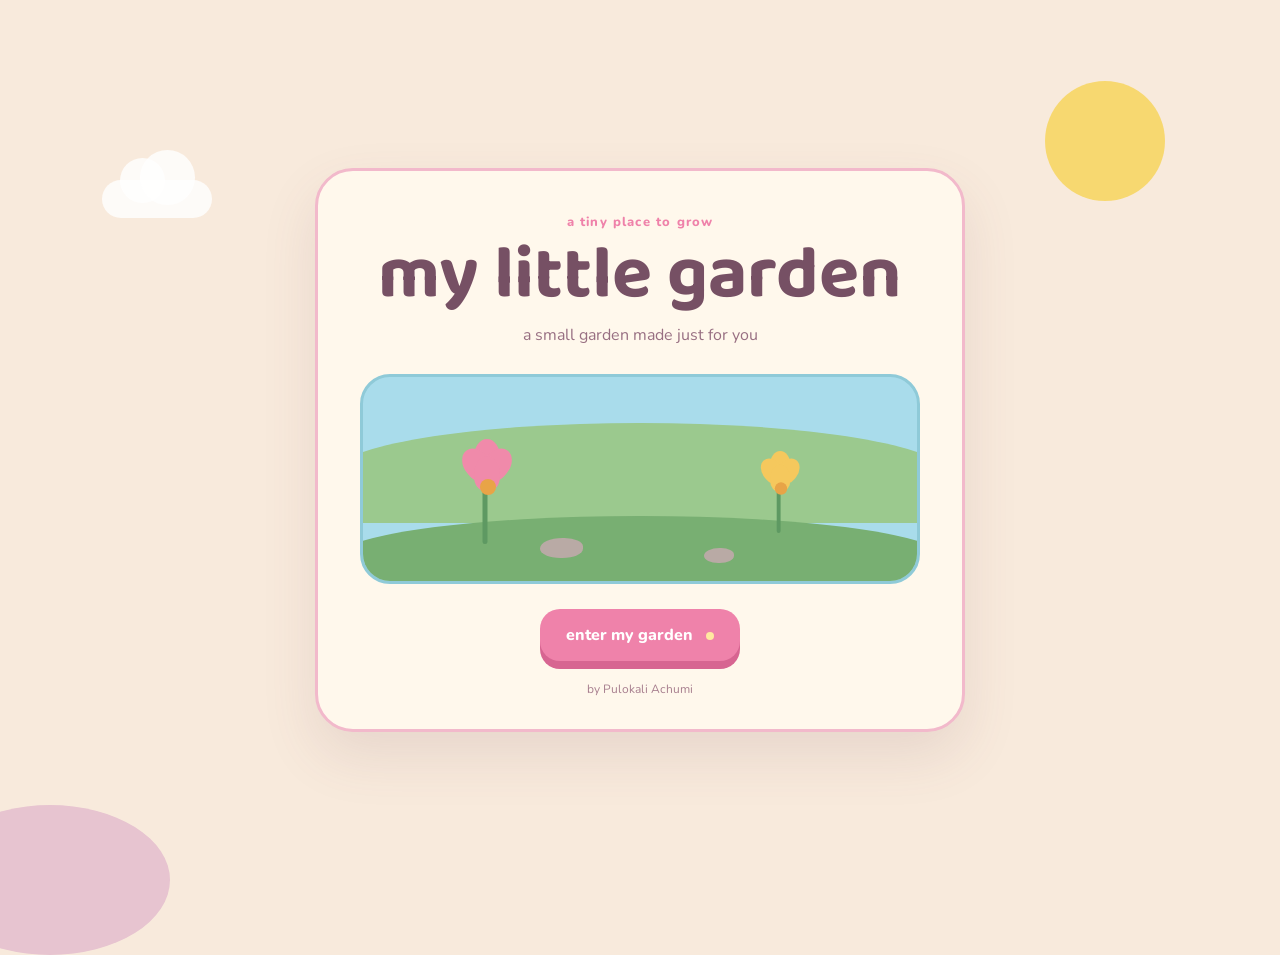
<file: index.html>
<!DOCTYPE html>
<html lang="en">
<head>
  <meta charset="UTF-8">
  <meta name="viewport" content="width=device-width, initial-scale=1.0">
  <title>my little garden</title>
  <link rel="stylesheet" href="style.css">
</head>
<body class="home-page">

  <main class="home">
    <div class="home-sun"></div>
    <div class="home-cloud cloud-one"></div>
    <div class="home-cloud cloud-two"></div>

    <section class="home-card">
      <div class="tiny-label">a tiny place to grow</div>

      <h1>my little garden</h1>

      <p>
        a small garden made just for you
      </p>

      <div class="home-scene">
        <div class="home-hill hill-back"></div>
        <div class="home-hill hill-front"></div>

        <div class="home-flower flower-one">
          <span class="petal p1"></span>
          <span class="petal p2"></span>
          <span class="petal p3"></span>
          <span class="petal p4"></span>
          <span class="flower-centre"></span>
          <span class="flower-stem"></span>
        </div>

        <div class="home-flower flower-two">
          <span class="petal p1"></span>
          <span class="petal p2"></span>
          <span class="petal p3"></span>
          <span class="petal p4"></span>
          <span class="flower-centre"></span>
          <span class="flower-stem"></span>
        </div>

        <div class="home-stone stone-one"></div>
        <div class="home-stone stone-two"></div>
      </div>

      <button class="main-button" onclick="location.href='guide.html'">
        <span>enter my garden</span>
        <i></i>
      </button>

      <div class="home-credit">by Pulokali Achumi</div>
    </section>
  </main>

</body>
</html>
</file>
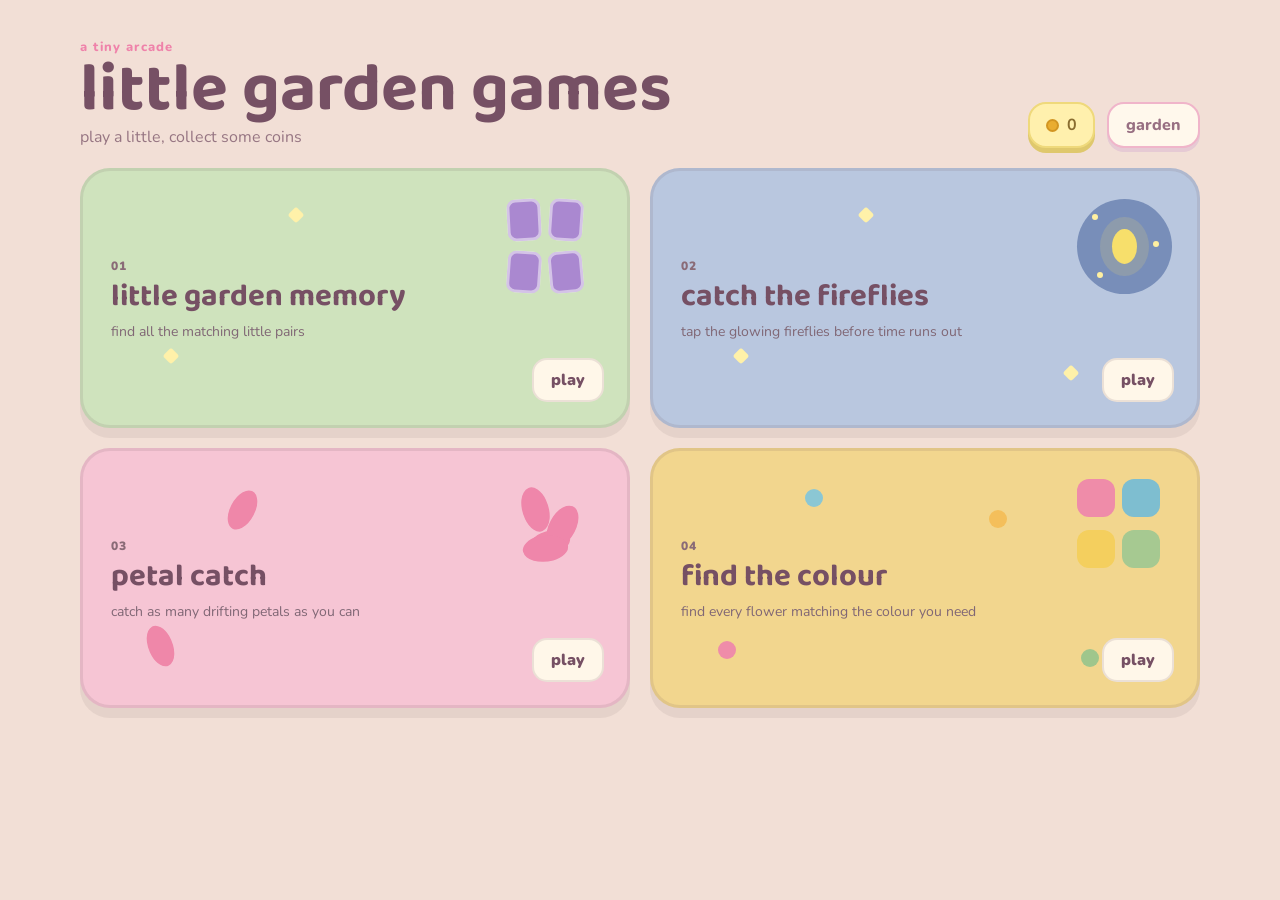
<file: games.html>
<!DOCTYPE html>
<html lang="en">
<head>
  <meta charset="UTF-8">
  <meta name="viewport" content="width=device-width, initial-scale=1.0">
  <title>little garden games</title>
  <link rel="stylesheet" href="style.css">
</head>
<body class="games-page">

  <main class="games-layout">

    <header class="games-header">

      <div>
        <div class="tiny-label">a tiny arcade</div>
        <h1>little garden games</h1>
        <p>play a little, collect some coins</p>
      </div>

      <div class="games-header-right">

        <div class="coin-display">
          <span class="coin-icon"></span>
          <strong id="gameCoins">0</strong>
        </div>

        <button class="small-button" onclick="location.href='garden.html'">
          garden
        </button>

      </div>

    </header>


    <section class="game-menu">

      <button class="game-card memory-game-card" onclick="startGame('memory')">

        <div class="game-card-decoration">
          <span class="tiny-star star-one"></span>
          <span class="tiny-star star-two"></span>
        </div>

        <div class="game-icon memory-icon">
          <span></span>
          <span></span>
          <span></span>
          <span></span>
        </div>

        <div class="game-card-text">
          <span class="game-number">01</span>
          <h2>little garden memory</h2>
          <p>find all the matching little pairs</p>
        </div>

        <div class="game-play-label">play</div>

      </button>


      <button class="game-card firefly-game-card" onclick="startGame('fireflies')">

        <div class="game-card-decoration">
          <span class="tiny-star star-one"></span>
          <span class="tiny-star star-two"></span>
          <span class="tiny-star star-three"></span>
        </div>

        <div class="game-icon firefly-icon">
          <span class="firefly-body"></span>
          <i></i>
          <i></i>
          <i></i>
        </div>

        <div class="game-card-text">
          <span class="game-number">02</span>
          <h2>catch the fireflies</h2>
          <p>tap the glowing fireflies before time runs out</p>
        </div>

        <div class="game-play-label">play</div>

      </button>


      <button class="game-card petal-game-card" onclick="startGame('petals')">

        <div class="game-card-decoration">
          <span class="petal-decoration pd-one"></span>
          <span class="petal-decoration pd-two"></span>
          <span class="petal-decoration pd-three"></span>
        </div>

        <div class="game-icon petal-icon">
          <span></span>
          <span></span>
          <span></span>
        </div>

        <div class="game-card-text">
          <span class="game-number">03</span>
          <h2>petal catch</h2>
          <p>catch as many drifting petals as you can</p>
        </div>

        <div class="game-play-label">play</div>

      </button>


      <button class="game-card colour-game-card" onclick="startGame('colour')">

        <div class="game-card-decoration">
          <span class="colour-dot cd-one"></span>
          <span class="colour-dot cd-two"></span>
          <span class="colour-dot cd-three"></span>
          <span class="colour-dot cd-four"></span>
        </div>

        <div class="game-icon colour-icon">
          <span></span>
          <span></span>
          <span></span>
          <span></span>
        </div>

        <div class="game-card-text">
          <span class="game-number">04</span>
          <h2>find the colour</h2>
          <p>find every flower matching the colour you need</p>
        </div>

        <div class="game-play-label">play</div>

      </button>

    </section>

  </main>

  <script src="script.js"></script>
</body>
</html>
</file>
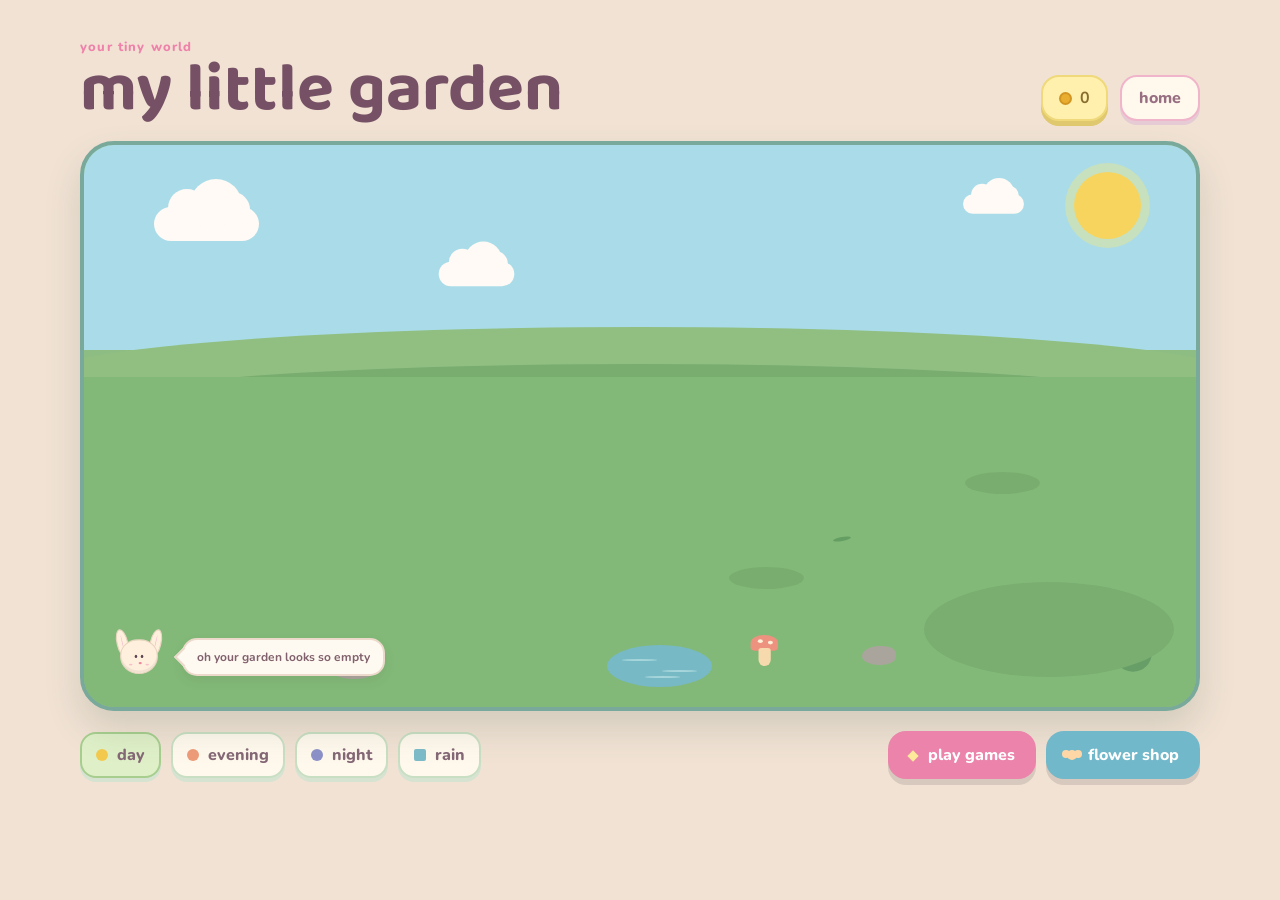
<file: garden.html>
<!DOCTYPE html>
<html lang="en">
<head>
  <meta charset="UTF-8">
  <meta name="viewport" content="width=device-width, initial-scale=1.0">
  <title>my little garden</title>
  <link rel="stylesheet" href="style.css">
</head>
<body class="garden-page">

  <main class="garden-layout">

    <header class="garden-header">
      <div>
        <div class="tiny-label">your tiny world</div>
        <h1>my little garden</h1>
      </div>

      <div class="garden-header-actions">
        <div class="coin-display">
          <span class="coin-icon"></span>
          <strong id="coinCount">0</strong>
        </div>

        <button class="small-button" onclick="location.href='index.html'">
          home
        </button>
      </div>
    </header>


    <section class="garden-board" id="gardenBoard">

      <div class="sky">

        <div class="sun"></div>

        <div class="cloud cloud-a">
          <span></span>
          <span></span>
          <span></span>
        </div>

        <div class="cloud cloud-b">
          <span></span>
          <span></span>
          <span></span>
        </div>

        <div class="cloud cloud-c">
          <span></span>
          <span></span>
          <span></span>
        </div>

        <div class="moon"></div>

        <div class="stars">
          <i></i>
          <i></i>
          <i></i>
          <i></i>
          <i></i>
        </div>

        <div class="rain-layer" id="rainLayer"></div>
      </div>


      <div class="far-hill"></div>
      <div class="near-hill"></div>


      <div class="garden-field" id="gardenField">

        <div class="grass-patch patch-one"></div>
        <div class="grass-patch patch-two"></div>
        <div class="grass-patch patch-three"></div>

        <div class="tiny-bush bush-one">
          <span></span>
          <span></span>
          <span></span>
        </div>

        <div class="tiny-bush bush-two">
          <span></span>
          <span></span>
          <span></span>
        </div>

        <div class="garden-rock rock-one"></div>
        <div class="garden-rock rock-two"></div>

        <div class="little-mushroom mushroom-one">
          <span class="mushroom-cap"></span>
          <span class="mushroom-stem"></span>
        </div>

        <div class="little-mushroom mushroom-two">
          <span class="mushroom-cap"></span>
          <span class="mushroom-stem"></span>
        </div>

        <div class="grass-detail grass-one"></div>
        <div class="grass-detail grass-two"></div>
        <div class="grass-detail grass-three"></div>
        <div class="grass-detail grass-four"></div>

        <div id="plantedFlowers"></div>


        <div class="guide-character">
          <div id="gardenGuideAvatar" class="garden-guide-avatar"></div>

          <div class="guide-speech" id="guideSpeech">
            hii, how are youu&lt;3
          </div>
        </div>

      </div>

      <div class="pond-decoration">
        <span></span>
        <span></span>
        <span></span>
      </div>

    </section>


    <section class="garden-controls">

      <div class="weather-controls">

        <button class="weather-button active" data-weather="day" onclick="setWeather('day')">
          <span class="weather-sun-icon"></span>
          day
        </button>

        <button class="weather-button" data-weather="evening" onclick="setWeather('evening')">
          <span class="weather-evening-icon"></span>
          evening
        </button>

        <button class="weather-button" data-weather="night" onclick="setWeather('night')">
          <span class="weather-moon-icon"></span>
          night
        </button>

        <button class="weather-button" data-weather="rain" onclick="setWeather('rain')">
          <span class="weather-rain-icon"></span>
          rain
        </button>

      </div>

      <div class="garden-actions">

        <button class="game-button" onclick="location.href='games.html'">
          <span class="button-spark"></span>
          play games
        </button>

        <button class="shop-button" onclick="location.href='shop.html'">
          <span class="button-flower-icon"></span>
          flower shop
        </button>

      </div>

    </section>

  </main>

  <script src="script.js"></script>
</body>
</html>
</file>
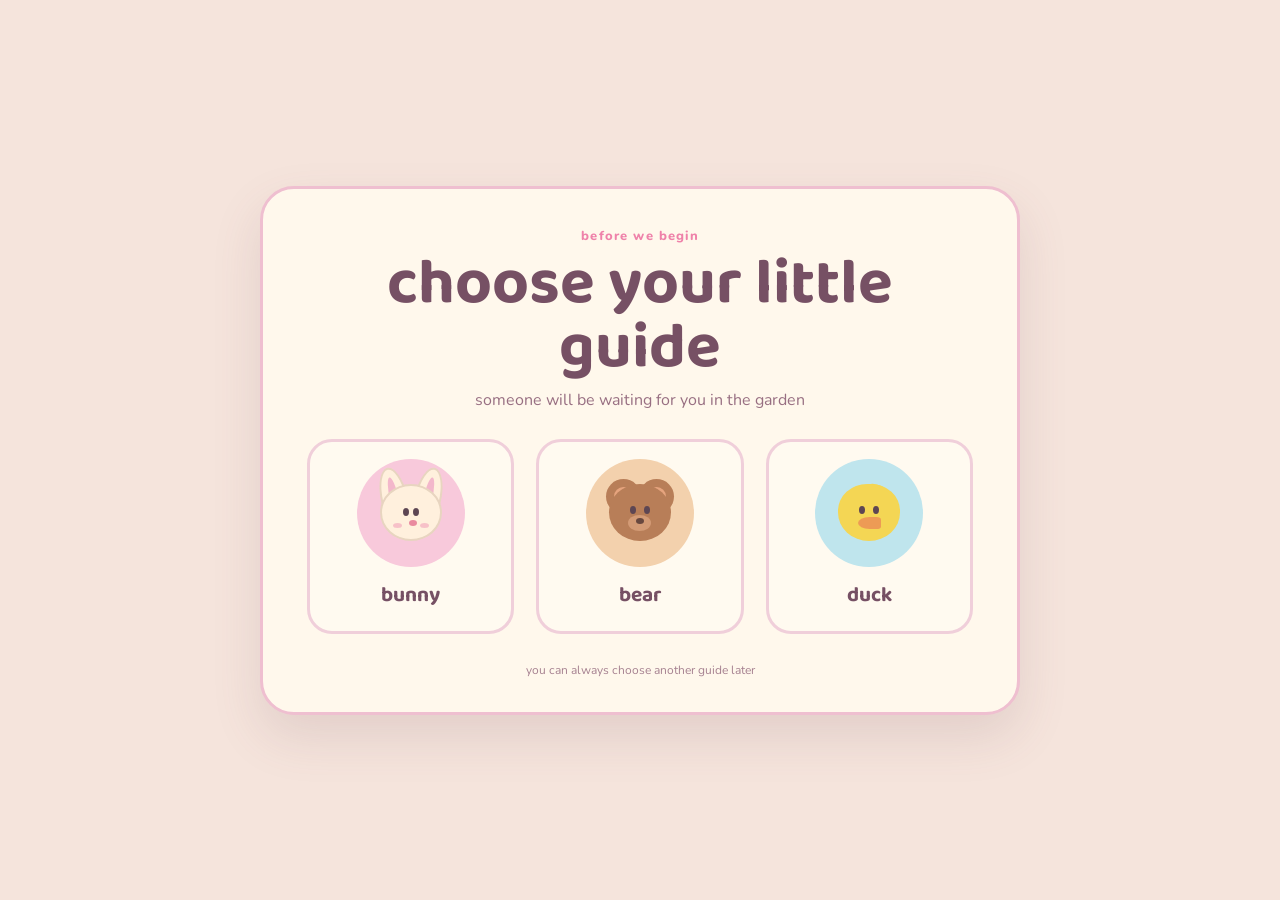
<file: guide.html>
<!DOCTYPE html>
<html lang="en">
<head>
  <meta charset="UTF-8">
  <meta name="viewport" content="width=device-width, initial-scale=1.0">
  <title>choose your little guide</title>
  <link rel="stylesheet" href="style.css">
</head>
<body class="guide-page">

  <main class="guide-screen">

    <section class="guide-card">

      <div class="tiny-label">before we begin</div>

      <h1>choose your little guide</h1>

      <p class="guide-intro">
        someone will be waiting for you in the garden
      </p>

      <div class="guide-options">

        <button class="guide-option" onclick="chooseGuide('bunny')">
          <div class="guide-avatar bunny-avatar">
            <span class="animal-ear bunny-ear-left"></span>
            <span class="animal-ear bunny-ear-right"></span>

            <span class="animal-head bunny-head">
              <span class="animal-eye eye-left"></span>
              <span class="animal-eye eye-right"></span>
              <span class="bunny-nose"></span>
              <span class="animal-cheek cheek-left"></span>
              <span class="animal-cheek cheek-right"></span>
            </span>
          </div>

          <strong>bunny</strong>
        </button>

        <button class="guide-option" onclick="chooseGuide('bear')">
          <div class="guide-avatar bear-avatar">
            <span class="animal-ear bear-ear-left"></span>
            <span class="animal-ear bear-ear-right"></span>

            <span class="animal-head bear-head">
              <span class="animal-eye eye-left"></span>
              <span class="animal-eye eye-right"></span>
              <span class="bear-muzzle"></span>
              <span class="bear-nose"></span>
            </span>
          </div>

          <strong>bear</strong>
        </button>

        <button class="guide-option" onclick="chooseGuide('duck')">
          <div class="guide-avatar duck-avatar">
            <span class="animal-ear duck-tuft"></span>

            <span class="animal-head duck-head">
              <span class="animal-eye eye-left"></span>
              <span class="animal-eye eye-right"></span>
              <span class="duck-beak"></span>
            </span>
          </div>

          <strong>duck</strong>
        </button>

      </div>

      <div class="guide-footnote">
        you can always choose another guide later
      </div>

    </section>

  </main>

  <script>
    function chooseGuide(guide) {
      localStorage.setItem("littleGardenGuide", guide);
      sessionStorage.setItem("gardenFirstVisit", "true");
      location.href = "garden.html";
    }
  </script>

</body>
</html>
</file>
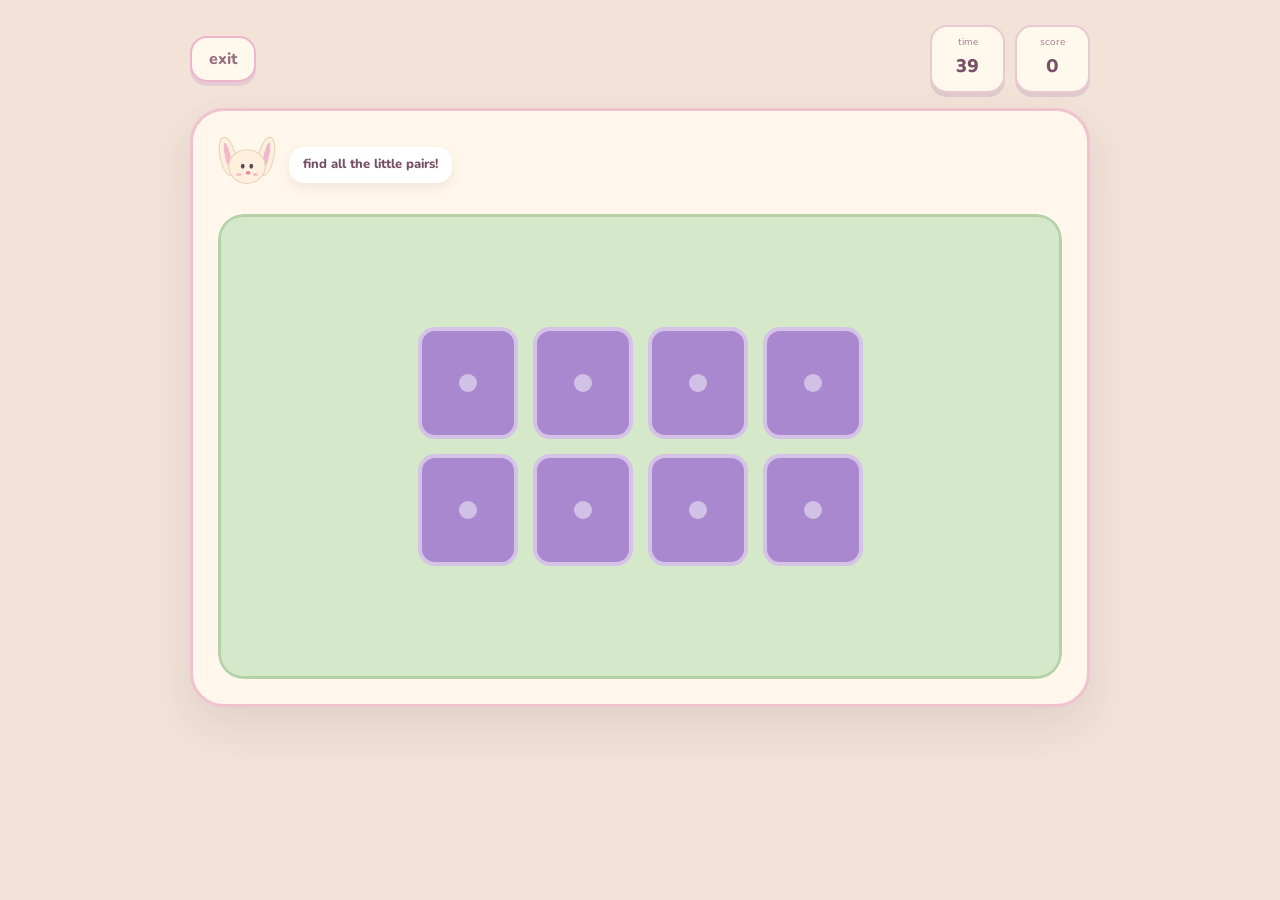
<file: play.html>
<!DOCTYPE html>
<html lang="en">
<head>
  <meta charset="UTF-8">
  <meta name="viewport" content="width=device-width, initial-scale=1.0">
  <title>playing</title>
  <link rel="stylesheet" href="style.css">
</head>
<body class="play-page">

  <main class="play-layout">

    <header class="play-header">

      <button class="small-button" onclick="location.href='games.html'">
        games
      </button>

      <div class="play-stats">

        <div class="stat-pill">
          <small>time</small>
          <strong id="timer">30</strong>
        </div>

        <div class="stat-pill">
          <small>score</small>
          <strong id="score">0</strong>
        </div>

      </div>

    </header>


    <section class="game-stage" id="gameStage">

      <div class="stage-top">
        <div class="stage-guide" id="stageGuide"></div>

        <div class="stage-message" id="stageMessage">
          let's play!
        </div>
      </div>

      <div id="gameArea"></div>

    </section>

  </main>


  <div class="result-overlay hidden" id="resultOverlay">

    <div class="result-card">

      <div class="result-sun"></div>

      <div class="tiny-label">little garden complete</div>

      <h1 id="resultTitle">good job</h1>

      <div class="result-flower"></div>

      <p>
        you earned <strong id="earnedCoins">0</strong> coins.
      </p>

      <div class="result-buttons">

        <button class="game-button" id="playAgainButton">
          play again
        </button>

        <button class="shop-button" onclick="location.href='garden.html'">
          back to garden
        </button>

      </div>

    </div>

  </div>


  <script src="script.js"></script>
</body>
</html>
</file>
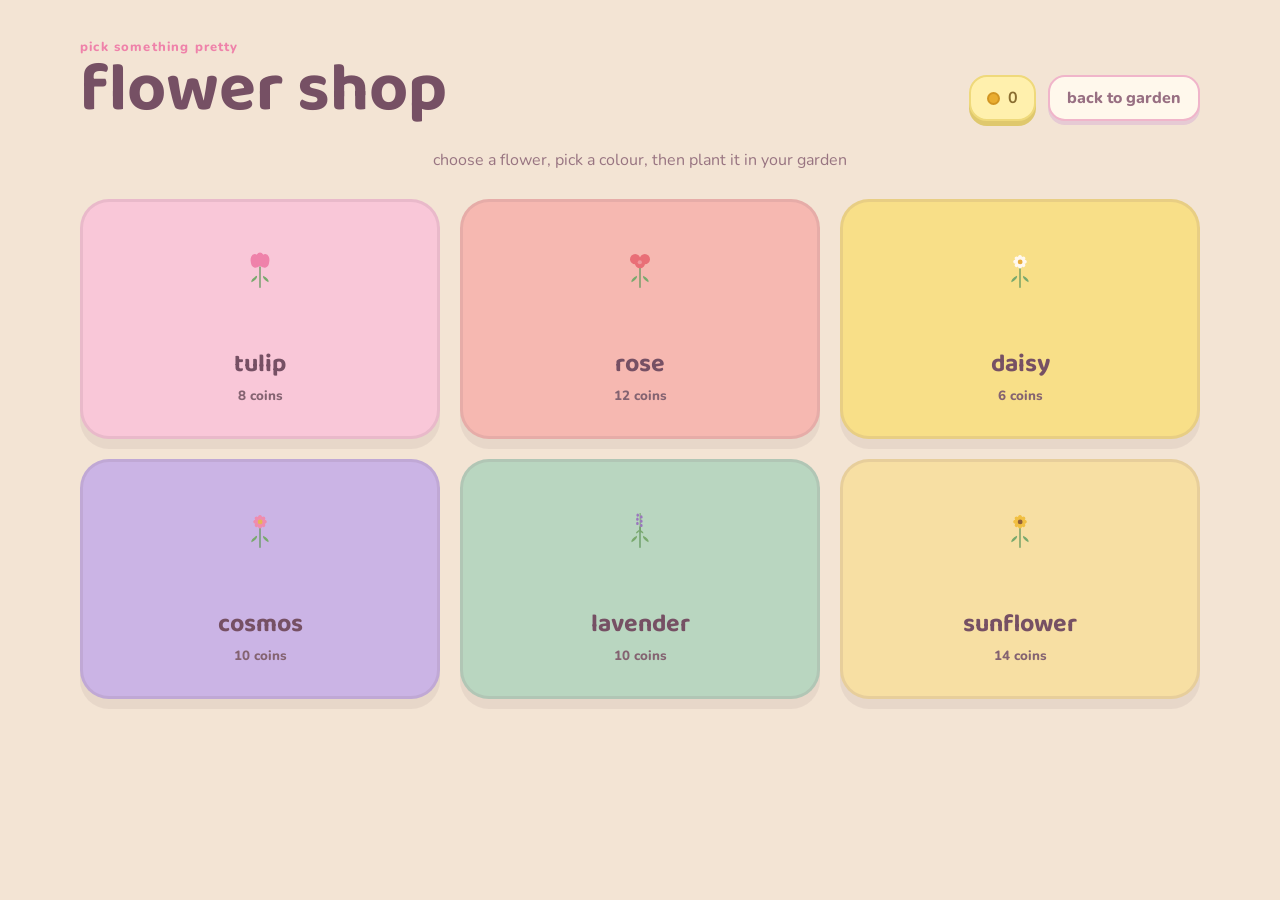
<file: shop.html>
<!DOCTYPE html>
<html lang="en">
<head>
  <meta charset="UTF-8">
  <meta name="viewport" content="width=device-width, initial-scale=1.0">
  <title>flower shop</title>
  <link rel="stylesheet" href="style.css">
</head>
<body class="shop-page">

  <main class="shop-layout">

    <header class="shop-header">
      <div>
        <div class="tiny-label">pick something pretty</div>
        <h1>flower shop</h1>
      </div>

      <div class="shop-header-actions">
        <div class="coin-display">
          <span class="coin-icon"></span>
          <strong id="shopCoins">0</strong>
        </div>

        <button class="small-button" onclick="location.href='garden.html'">
          back to garden
        </button>
      </div>
    </header>


    <p class="shop-intro">
      choose a flower, pick a colour, then plant it in your garden
    </p>


    <section class="flower-grid">

      <button class="flower-card tulip-card" onclick="openFlowerShop('tulip')">
        <div class="flower-preview tulip-preview">
          <span class="flower-stem"></span>
          <span class="leaf leaf-left"></span>
          <span class="tulip-head"></span>
        </div>

        <strong>tulip</strong>
        <small>8 coins</small>
      </button>


      <button class="flower-card rose-card" onclick="openFlowerShop('rose')">
        <div class="flower-preview rose-preview">
          <span class="flower-stem"></span>
          <span class="leaf leaf-left"></span>
          <span class="leaf leaf-right"></span>
          <span class="rose-head"></span>
        </div>

        <strong>rose</strong>
        <small>12 coins</small>
      </button>


      <button class="flower-card daisy-card" onclick="openFlowerShop('daisy')">
        <div class="flower-preview daisy-preview">
          <span class="flower-stem"></span>
          <span class="leaf leaf-left"></span>
          <span class="daisy-head">
            <i></i><i></i><i></i><i></i><i></i><i></i>
            <b></b>
          </span>
        </div>

        <strong>daisy</strong>
        <small>6 coins</small>
      </button>


      <button class="flower-card cosmos-card" onclick="openFlowerShop('cosmos')">
        <div class="flower-preview cosmos-preview">
          <span class="flower-stem"></span>
          <span class="leaf leaf-left"></span>
          <span class="cosmos-head">
            <i></i><i></i><i></i><i></i><i></i><i></i>
            <b></b>
          </span>
        </div>

        <strong>cosmos</strong>
        <small>10 coins</small>
      </button>


      <button class="flower-card lavender-card" onclick="openFlowerShop('lavender')">
        <div class="flower-preview lavender-preview">
          <span class="lavender-stem"></span>
          <span class="lavender-leaf leaf-a"></span>
          <span class="lavender-leaf leaf-b"></span>

          <span class="lavender-bloom bloom-a">
            <i></i><i></i><i></i><i></i>
          </span>

          <span class="lavender-bloom bloom-b">
            <i></i><i></i><i></i><i></i>
          </span>

          <span class="lavender-bloom bloom-c">
            <i></i><i></i><i></i><i></i>
          </span>
        </div>

        <strong>lavender</strong>
        <small>10 coins</small>
      </button>


      <button class="flower-card sunflower-card" onclick="openFlowerShop('sunflower')">
        <div class="flower-preview sunflower-preview">
          <span class="flower-stem"></span>
          <span class="leaf leaf-left"></span>
          <span class="leaf leaf-right"></span>

          <span class="sunflower-head">
            <i></i><i></i><i></i><i></i><i></i><i></i>
            <b></b>
          </span>
        </div>

        <strong>sunflower</strong>
        <small>14 coins</small>
      </button>

    </section>

  </main>


  <div class="flower-modal hidden" id="flowerModal">

    <div class="flower-modal-card">

      <button class="modal-close" onclick="closeFlowerShop()">×</button>

      <div class="tiny-label">a little something</div>

      <h2 id="modalFlowerName">tulip</h2>

      <div class="modal-flower-stage" id="modalFlowerStage"></div>

      <p>pick a colour</p>

      <div class="colour-swatches" id="colourSwatches"></div>

      <button class="plant-choice-button" id="buyFlowerButton">
        choose this flower
      </button>

    </div>

  </div>


  <script src="script.js"></script>
</body>
</html>
</file>
<file: style.css>
@import url('https://fonts.googleapis.com/css2?family=Baloo+2:wght@500;600;700;800&family=Nunito:wght@400;500;600;700;800&display=swap');

:root {
  --cream: #fff8ec;
  --cream-two: #fff1df;
  --pink: #ef82aa;
  --pink-soft: #f7b8cc;
  --pink-pale: #ffe2eb;
  --coral: #ee8d83;
  --peach: #ffd0ae;
  --yellow: #f7d65c;
  --yellow-soft: #fff0a8;
  --blue: #a9dceb;
  --blue-soft: #d9f1f6;
  --sage: #a8c99a;
  --sage-dark: #6e9b68;
  --green: #82b979;
  --green-dark: #578c5d;
  --lilac: #c6a7df;
  --lilac-soft: #eadcf5;
  --brown: #765064;
  --brown-soft: #986f82;
  --white: #fffdf8;
  --shadow: rgba(113, 76, 91, .14);
}

* {
  box-sizing: border-box;
}

html {
  min-height: 100%;
}

body {
  margin: 0;
  min-height: 100vh;
  font-family: "Nunito", sans-serif;
  color: var(--brown);
  background: var(--cream);
}

button {
  font: inherit;
  border: 0;
  cursor: pointer;
}

h1,
h2,
p {
  margin: 0;
}

h1,
h2 {
  font-family: "Baloo 2", sans-serif;
}

.tiny-label {
  color: var(--pink);
  font-weight: 800;
  letter-spacing: .09em;
  font-size: 13px;
  text-transform: lowercase;
}

.hidden {
  display: none !important;
}



.home-page {
  background: #f8eadc;
  overflow: hidden;
}

.home {
  min-height: 100vh;
  position: relative;
  display: grid;
  place-items: center;
  padding: 35px;
}

.home-card {
  width: min(650px, 94vw);
  background: var(--cream);
  border: 3px solid #f2b9cb;
  border-radius: 38px;
  padding: 42px 42px 32px;
  text-align: center;
  position: relative;
  z-index: 2;
  box-shadow: 0 24px 55px rgba(115, 73, 87, .12);
}

.home-card h1 {
  font-size: clamp(48px, 7vw, 74px);
  line-height: .95;
  margin: 10px 0 12px;
  color: var(--brown);
}

.home-card p {
  color: var(--brown-soft);
  font-size: 16px;
}

.home-scene {
  height: 210px;
  margin: 28px 0 25px;
  background: var(--blue);
  border: 3px solid #8fcad8;
  border-radius: 30px;
  position: relative;
  overflow: hidden;
}

.home-sun {
  position: absolute;
  width: 120px;
  height: 120px;
  border-radius: 50%;
  background: #f8d665;
  top: 9%;
  right: 9%;
  opacity: .9;
}

.home-cloud {
  position: absolute;
  background: rgba(255,255,255,.8);
  width: 110px;
  height: 38px;
  border-radius: 30px;
  z-index: 1;
}

.home-cloud:before,
.home-cloud:after {
  content: "";
  position: absolute;
  background: inherit;
  border-radius: 50%;
}

.home-cloud:before {
  width: 45px;
  height: 45px;
  left: 18px;
  top: -22px;
}

.home-cloud:after {
  width: 55px;
  height: 55px;
  right: 17px;
  top: -30px;
}

.cloud-one {
  top: 20%;
  left: 8%;
}

.cloud-two {
  top: 34%;
  right: 27%;
  transform: scale(.72);
}

.home-hill {
  position: absolute;
  left: -5%;
  width: 110%;
  border-radius: 50% 50% 0 0;
}

.hill-back {
  height: 100px;
  bottom: 58px;
  background: #9bc98e;
}

.hill-front {
  height: 85px;
  bottom: -20px;
  background: #78af72;
}

.home-flower {
  position: absolute;
  bottom: 37px;
  width: 50px;
  height: 100px;
  z-index: 3;
}

.flower-one {
  left: 18%;
}

.flower-two {
  right: 20%;
  transform: scale(.78);
}

.home-flower .flower-stem {
  position: absolute;
  width: 5px;
  height: 62px;
  background: #5e9962;
  left: 22px;
  bottom: 0;
  border-radius: 8px;
}

.home-flower .petal {
  position: absolute;
  width: 26px;
  height: 35px;
  border-radius: 60% 60% 50% 50%;
  top: 3px;
  left: 11px;
}

.flower-one .petal {
  background: #f08aaa;
}

.flower-two .petal {
  background: #f5c85d;
}

.home-flower .p1 {
  transform: translateY(-8px);
}

.home-flower .p2 {
  transform: translateX(-10px) rotate(-38deg);
}

.home-flower .p3 {
  transform: translateX(10px) rotate(38deg);
}

.home-flower .p4 {
  transform: translateY(9px);
}

.flower-centre {
  position: absolute;
  width: 16px;
  height: 16px;
  border-radius: 50%;
  background: #e8a447;
  top: 35px;
  left: 17px;
  z-index: 2;
}

.home-stone {
  position: absolute;
  background: #b9aaa5;
  border-radius: 55% 45% 50% 50%;
  z-index: 3;
}

.stone-one {
  width: 43px;
  height: 20px;
  bottom: 23px;
  left: 32%;
}

.stone-two {
  width: 30px;
  height: 15px;
  bottom: 18px;
  right: 33%;
}

.main-button {
  background: var(--pink);
  color: white;
  padding: 15px 26px;
  border-radius: 20px;
  font-weight: 800;
  font-size: 16px;
  box-shadow: 0 8px 0 #d76591;
  transition: transform .18s ease, box-shadow .18s ease;
  position: relative;
}

.main-button:hover {
  transform: translateY(-3px);
  box-shadow: 0 11px 0 #d76591;
}

.main-button:active {
  transform: translateY(4px);
  box-shadow: 0 4px 0 #d76591;
}

.main-button i {
  display: inline-block;
  width: 8px;
  height: 8px;
  border-radius: 50%;
  background: #ffe8a0;
  margin-left: 9px;
}

.home-credit {
  margin-top: 20px;
  font-size: 12px;
  color: #a77e8e;
}

.home:after {
  content: "";
  position: absolute;
  width: 240px;
  height: 150px;
  background: #e7c4d0;
  border-radius: 50%;
  left: -70px;
  bottom: -55px;
}




.guide-page {
  background: #f5e4dc;
}

.guide-screen {
  min-height: 100vh;
  display: grid;
  place-items: center;
  padding: 35px;
}

.guide-card {
  width: min(760px, 95vw);
  background: var(--cream);
  border: 3px solid #efbfd0;
  border-radius: 34px;
  padding: 38px 44px 34px;
  text-align: center;
  box-shadow: 0 22px 50px var(--shadow);
}

.guide-card h1 {
  font-size: clamp(42px, 6vw, 64px);
  line-height: 1;
  margin: 8px 0;
}

.guide-intro {
  color: var(--brown-soft);
}

.guide-options {
  display: grid;
  grid-template-columns: repeat(3, 1fr);
  gap: 22px;
  margin: 28px 0;
}

.guide-option {
  background: #fffaf0;
  border: 3px solid #f0cfda;
  border-radius: 25px;
  padding: 17px 12px 19px;
  color: var(--brown);
  transition: transform .2s ease, border-color .2s ease, background .2s ease;
}

.guide-option:hover {
  transform: translateY(-7px);
  border-color: var(--pink);
  background: #fff3f0;
}

.guide-option strong {
  display: block;
  font-family: "Baloo 2", sans-serif;
  font-size: 21px;
  margin-top: 11px;
}

.guide-avatar {
  width: 108px;
  height: 108px;
  margin: 0 auto;
  border-radius: 50%;
  position: relative;
  display: grid;
  place-items: center;
  overflow: visible;
}

.bunny-avatar {
  background: #f8c9db;
}

.bear-avatar {
  background: #f3d1ad;
}

.duck-avatar {
  background: #bfe5ed;
}

.animal-head {
  width: 62px;
  height: 57px;
  position: relative;
  border-radius: 50%;
  z-index: 3;
}

.bunny-head {
  background: #fff0dd;
  border: 2px solid #e8d5c0;
}

.bear-head {
  background: #b87e58;
}

.duck-head {
  background: #f4d654;
  border-radius: 47% 47% 50% 50%;
}

.animal-ear {
  position: absolute;
  z-index: 1;
}

.bunny-ear-left,
.bunny-ear-right {
  width: 27px;
  height: 65px;
  background: #fff0dd;
  border: 2px solid #e8d5c0;
  border-radius: 55% 55% 45% 45%;
  top: 8px;
}

.bunny-ear-left {
  left: 24px;
  transform: rotate(-13deg);
}

.bunny-ear-right {
  right: 24px;
  transform: rotate(13deg);
}

.bunny-ear-left:after,
.bunny-ear-right:after {
  content: "";
  position: absolute;
  inset: 8px 7px;
  border-radius: inherit;
  background: #f3b7cb;
}

.bear-ear-left,
.bear-ear-right {
  width: 35px;
  height: 35px;
  background: #b87e58;
  border-radius: 50%;
  top: 20px;
}

.bear-ear-left {
  left: 20px;
}

.bear-ear-right {
  right: 20px;
}

.bear-ear-left:after,
.bear-ear-right:after {
  content: "";
  position: absolute;
  width: 19px;
  height: 19px;
  background: #e6a47e;
  border-radius: 50%;
  top: 8px;
  left: 8px;
}

.duck-tuft {
  width: 20px;
  height: 22px;
  background: #f4d654;
  top: 26px;
  left: 44px;
  border-radius: 70% 20% 70% 20%;
  transform: rotate(-15deg);
}

.duck-tuft:after {
  content: "";
  position: absolute;
  width: 18px;
  height: 22px;
  background: #f4d654;
  left: 11px;
  top: 3px;
  border-radius: 20% 70% 20% 70%;
  transform: rotate(25deg);
}

.animal-eye {
  position: absolute;
  width: 6px;
  height: 8px;
  background: #5d4653;
  border-radius: 50%;
  top: 22px;
}

.eye-left {
  left: 21px;
}

.eye-right {
  right: 21px;
}

.bunny-nose {
  position: absolute;
  width: 8px;
  height: 6px;
  border-radius: 50%;
  background: #e98a9f;
  left: 27px;
  top: 34px;
}

.animal-cheek {
  position: absolute;
  width: 9px;
  height: 5px;
  border-radius: 50%;
  background: #f5b5c3;
  top: 37px;
  opacity: .8;
}

.cheek-left {
  left: 11px;
}

.cheek-right {
  right: 11px;
}

.bear-muzzle {
  position: absolute;
  width: 23px;
  height: 16px;
  background: #d39b76;
  border-radius: 50%;
  left: 19px;
  top: 31px;
}

.bear-nose {
  position: absolute;
  width: 8px;
  height: 6px;
  background: #68483f;
  border-radius: 50%;
  left: 27px;
  top: 34px;
  z-index: 2;
}

.duck-beak {
  position: absolute;
  width: 23px;
  height: 12px;
  background: #ed9b55;
  border-radius: 70% 30% 30% 70%;
  left: 20px;
  top: 33px;
}

.guide-footnote {
  font-size: 12px;
  color: #a68190;
}



.garden-layout,
.shop-layout,
.games-layout,
.play-layout {
  width: min(1120px, 94vw);
  margin: 0 auto;
}

.garden-header,
.shop-header,
.games-header {
  display: flex;
  justify-content: space-between;
  align-items: flex-end;
  padding: 38px 0 20px;
}

.garden-header h1,
.shop-header h1,
.games-header h1 {
  font-size: clamp(46px, 6vw, 68px);
  line-height: .9;
  margin-top: 4px;
}

.garden-header-actions,
.shop-header-actions,
.games-header-right {
  display: flex;
  align-items: center;
  gap: 12px;
}

.coin-display {
  background: #fff0ad;
  border: 2px solid #efd97b;
  border-radius: 18px;
  padding: 10px 16px;
  display: flex;
  align-items: center;
  gap: 8px;
  color: #896d30;
  box-shadow: 0 5px 0 #dfc86d;
}

.coin-icon {
  width: 13px;
  height: 13px;
  background: #e9ad30;
  border-radius: 50%;
  border: 2px solid #d29522;
  display: inline-block;
}

.small-button {
  background: var(--cream);
  color: var(--brown-soft);
  border: 2px solid #f0b5ca;
  border-radius: 17px;
  padding: 10px 17px;
  font-weight: 800;
  box-shadow: 0 4px 0 #e6cad4;
  transition: .18s ease;
}

.small-button:hover {
  transform: translateY(-3px);
  background: #fff0f5;
}



.garden-page {
  background: #f1e2d4;
  overflow-x: hidden;
}

.garden-board {
  height: 570px;
  border-radius: 34px;
  overflow: hidden;
  position: relative;
  border: 4px solid #79a99a;
  background: #8dbd83;
  box-shadow: 0 18px 35px rgba(79, 107, 83, .18);
}

.sky {
  height: 205px;
  background: #a9dce8;
  position: relative;
  overflow: hidden;
  z-index: 1;
}

.sun {
  position: absolute;
  width: 67px;
  height: 67px;
  border-radius: 50%;
  background: #f7d45d;
  right: 55px;
  top: 27px;
  box-shadow: 0 0 0 9px rgba(255, 228, 112, .35);
}

.cloud {
  position: absolute;
  width: 105px;
  height: 34px;
  background: #fffaf5;
  border-radius: 30px;
}

.cloud span {
  position: absolute;
  background: inherit;
  border-radius: 50%;
}

.cloud span:nth-child(1) {
  width: 38px;
  height: 38px;
  left: 14px;
  top: -18px;
}

.cloud span:nth-child(2) {
  width: 52px;
  height: 52px;
  left: 36px;
  top: -28px;
}

.cloud span:nth-child(3) {
  width: 35px;
  height: 35px;
  right: 9px;
  top: -15px;
}

.cloud-a {
  left: 70px;
  top: 62px;
}

.cloud-b {
  left: 340px;
  top: 112px;
  transform: scale(.72);
}

.cloud-c {
  right: 150px;
  top: 42px;
  transform: scale(.58);
}

.moon {
  display: none;
  width: 62px;
  height: 62px;
  border-radius: 50%;
  background: #fff0bc;
  position: absolute;
  top: 28px;
  right: 62px;
}

.stars {
  display: none;
}

.stars i {
  position: absolute;
  width: 6px;
  height: 6px;
  background: #fff2b4;
  border-radius: 50%;
}

.stars i:nth-child(1) {
  left: 70px;
  top: 52px;
}

.stars i:nth-child(2) {
  left: 220px;
  top: 95px;
}

.stars i:nth-child(3) {
  right: 230px;
  top: 52px;
}

.stars i:nth-child(4) {
  right: 115px;
  top: 115px;
}

.stars i:nth-child(5) {
  right: 320px;
  top: 45px;
}

.far-hill {
  position: absolute;
  z-index: 2;
  bottom: 275px;
  left: -5%;
  width: 110%;
  height: 105px;
  background: #91bf82;
  border-radius: 50% 50% 0 0;
}

.near-hill {
  position: absolute;
  z-index: 2;
  bottom: 238px;
  left: -5%;
  width: 110%;
  height: 105px;
  background: #79ad70;
  border-radius: 50% 50% 0 0;
}

.garden-field {
  position: absolute;
  z-index: 3;
  left: 0;
  right: 0;
  bottom: 0;
  height: 330px;
  background: #82b978;
  overflow: hidden;
}

.garden-field:before {
  content: "";
  position: absolute;
  width: 190px;
  height: 90px;
  border-radius: 50%;
  background: #8fc381;
  left: 10%;
  top: 30px;
}

.garden-field:after {
  content: "";
  position: absolute;
  width: 250px;
  height: 95px;
  border-radius: 50%;
  background: #79ae70;
  right: 2%;
  bottom: 30px;
}

.grass-patch {
  position: absolute;
  width: 75px;
  height: 22px;
  background: #75a86b;
  border-radius: 50%;
  opacity: .65;
}

.patch-one {
  left: 23%;
  top: 90px;
}

.patch-two {
  left: 58%;
  top: 190px;
}

.patch-three {
  right: 14%;
  top: 95px;
}

.tiny-bush {
  position: absolute;
  bottom: 30px;
  width: 92px;
  height: 52px;
}

.tiny-bush span {
  position: absolute;
  width: 47px;
  height: 47px;
  border-radius: 50%;
  background: #679d66;
}

.tiny-bush span:nth-child(1) {
  left: 0;
  bottom: 0;
}

.tiny-bush span:nth-child(2) {
  left: 23px;
  bottom: 12px;
}

.tiny-bush span:nth-child(3) {
  right: 0;
  bottom: 0;
}

.bush-one {
  left: 35px;
}

.bush-two {
  right: 35px;
  transform: scale(.8);
}

.garden-rock {
  position: absolute;
  background: #aaa59c;
  border-radius: 60% 45% 50% 55%;
}

.rock-one {
  width: 48px;
  height: 25px;
  bottom: 28px;
  left: 22%;
}

.rock-two {
  width: 34px;
  height: 19px;
  bottom: 42px;
  right: 27%;
}

.little-mushroom {
  position: absolute;
  width: 40px;
  height: 43px;
  bottom: 35px;
}

.mushroom-one {
  left: 48%;
}

.mushroom-two {
  right: 37%;
  transform: scale(.72);
}

.mushroom-cap {
  position: absolute;
  width: 38px;
  height: 22px;
  background: #ed927f;
  border-radius: 50% 50% 20% 20%;
  top: 0;
}

.mushroom-cap:after {
  content: "";
  position: absolute;
  width: 7px;
  height: 5px;
  background: #fff0d8;
  border-radius: 50%;
  left: 10px;
  top: 6px;
  box-shadow: 14px 2px 0 #fff0d8;
}

.mushroom-stem {
  position: absolute;
  width: 17px;
  height: 25px;
  background: #f6d9ac;
  left: 11px;
  bottom: 0;
  border-radius: 4px 4px 9px 9px;
}

.grass-detail {
  position: absolute;
  width: 18px;
  height: 4px;
  background: #659e63;
  border-radius: 50%;
}

.grass-one {
  left: 13%;
  top: 155px;
  transform: rotate(-18deg);
}

.grass-two {
  left: 43%;
  top: 125px;
  transform: rotate(13deg);
}

.grass-three {
  right: 31%;
  top: 160px;
  transform: rotate(-10deg);
}

.grass-four {
  right: 10%;
  top: 225px;
  transform: rotate(16deg);
}

.pond-decoration {
  position: absolute;
  z-index: 4;
  width: 105px;
  height: 42px;
  border-radius: 50%;
  background: #77b9c5;
  bottom: 20px;
  left: 47%;
}

.pond-decoration span {
  position: absolute;
  height: 2px;
  width: 35px;
  background: #a6d6dc;
  border-radius: 50%;
}

.pond-decoration span:nth-child(1) {
  left: 15px;
  top: 14px;
}

.pond-decoration span:nth-child(2) {
  right: 15px;
  top: 25px;
}

.pond-decoration span:nth-child(3) {
  left: 38px;
  bottom: 9px;
}

.guide-character {
  position: absolute;
  left: 22px;
  bottom: 17px;
  z-index: 20;
  display: flex;
  align-items: center;
  gap: 10px;
}

.garden-guide-avatar {
  width: 66px;
  height: 66px;
  border-radius: 50%;
  background: #fff8ed;
  border: 4px solid #fff;
  box-shadow: 0 3px 0 #e8c9d3;
  position: relative;
}

.garden-guide-avatar .animal-head {
  position: absolute;
  width: 39px;
  height: 37px;
  left: 10px;
  top: 13px;
  transform: scale(.9);
}

.garden-guide-avatar .animal-ear {
  transform: scale(.62);
  transform-origin: center;
}

.garden-guide-avatar .bunny-ear-left {
  left: 4px;
  top: -1px;
}

.garden-guide-avatar .bunny-ear-right {
  right: 4px;
  top: -1px;
}


.garden-guide-avatar .duck-tuft {
  left: 25px;
  top: 6px;
  transform: scale(.7);
}

.garden-guide-avatar .animal-eye {
  transform: scale(.7);
  top: 14px;
}

.garden-guide-avatar .eye-left {
  left: 12px;
}

.garden-guide-avatar .eye-right {
  right: 12px;
}

.garden-guide-avatar .bunny-nose {
  transform: scale(.65);
  left: 15px;
  top: 22px;
}

.garden-guide-avatar .animal-cheek {
  transform: scale(.65);
  top: 24px;
}

.garden-guide-avatar .cheek-left {
  left: 4px;
}

.garden-guide-avatar .cheek-right {
  right: 4px;
}

.garden-guide-avatar .bear-muzzle {
  transform: scale(.7);
  left: 8px;
  top: 20px;
}

.garden-guide-avatar .bear-nose {
  transform: scale(.7);
  left: 15px;
  top: 22px;
}

.garden-guide-avatar .duck-beak {
  transform: scale(.7);
  left: 8px;
  top: 21px;
}

.guide-speech {
  background: #fffaf1;
  border: 2px solid #ecd9cb;
  padding: 9px 13px;
  border-radius: 15px;
  font-size: 12px;
  font-weight: 700;
  color: #80616d;
  box-shadow: 0 5px 12px rgba(70, 53, 57, .08);
  position: relative;
}

.guide-speech:before {
  content: "";
  position: absolute;
  left: -7px;
  bottom: 10px;
  width: 12px;
  height: 12px;
  background: #fffaf1;
  border-left: 2px solid #ecd9cb;
  border-bottom: 2px solid #ecd9cb;
  transform: rotate(45deg);
}

.rain-layer {
  display: none;
  position: absolute;
  inset: 0;
  pointer-events: none;
}

.rain-drop {
  position: absolute;
  width: 2px;
  height: 28px;
  background: rgba(255,255,255,.65);
  border-radius: 3px;
  transform: rotate(15deg);
  animation: rainFall .6s linear infinite;
}

@keyframes rainFall {
  from {
    transform: translateY(-45px) rotate(15deg);
  }

  to {
    transform: translateY(240px) rotate(15deg);
  }
}

.garden-controls {
  display: flex;
  justify-content: space-between;
  align-items: center;
  padding: 20px 0 35px;
  gap: 20px;
}

.weather-controls,
.garden-actions {
  display: flex;
  gap: 10px;
  flex-wrap: wrap;
}

.weather-button {
  background: #fff9ed;
  color: #856876;
  border: 2px solid #c9dfc3;
  border-radius: 16px;
  padding: 10px 14px;
  font-weight: 800;
  transition: .18s ease;
  box-shadow: 0 4px 0 #d6e3d1;
}

.weather-button:hover {
  transform: translateY(-3px);
  background: #f1f9e9;
}

.weather-button.active {
  background: #dff0c8;
  border-color: #a7ce8f;
}

.weather-sun-icon,
.weather-evening-icon,
.weather-moon-icon,
.weather-rain-icon {
  display: inline-block;
  width: 12px;
  height: 12px;
  border-radius: 50%;
  margin-right: 5px;
  vertical-align: -1px;
}

.weather-sun-icon {
  background: #f4ca4e;
}

.weather-evening-icon {
  background: #ee9b78;
}

.weather-moon-icon {
  background: #8c91c9;
}

.weather-rain-icon {
  background: #7ebbc9;
  border-radius: 2px;
}

.game-button,
.shop-button {
  padding: 13px 21px;
  border-radius: 18px;
  color: white;
  font-weight: 800;
  position: relative;
  box-shadow: 0 6px 0 rgba(0,0,0,.11);
  transition: .18s ease;
}

.game-button {
  background: #eb83aa;
}

.shop-button {
  background: #71b8ca;
}

.game-button:hover,
.shop-button:hover {
  transform: translateY(-4px);
}

.button-spark {
  display: inline-block;
  width: 8px;
  height: 8px;
  background: #ffe99b;
  transform: rotate(45deg);
  margin-right: 7px;
}

.button-flower-icon {
  display: inline-block;
  width: 10px;
  height: 10px;
  background: #ffd7a7;
  border-radius: 50%;
  margin-right: 7px;
  position: relative;
}

.button-flower-icon:before,
.button-flower-icon:after {
  content: "";
  position: absolute;
  width: 8px;
  height: 8px;
  background: #ffd7a7;
  border-radius: 50%;
}

.button-flower-icon:before {
  left: -5px;
}

.button-flower-icon:after {
  right: -5px;
}


.garden-board.weather-evening .sky {
  background: #f0b28e;
}

.garden-board.weather-evening .sun {
  background: #f6c36a;
  box-shadow: 0 0 0 9px rgba(255, 226, 139, .3);
}

.garden-board.weather-evening .far-hill {
  background: #8c9e73;
}

.garden-board.weather-evening .near-hill {
  background: #718b65;
}

.garden-board.weather-evening .garden-field {
  background: #729d68;
}

.garden-board.weather-night .sky {
  background: #7084b0;
}

.garden-board.weather-night .sun,
.garden-board.weather-night .cloud {
  display: none;
}

.garden-board.weather-night .moon,
.garden-board.weather-night .stars {
  display: block;
}

.garden-board.weather-night .far-hill {
  background: #62745d;
}

.garden-board.weather-night .near-hill {
  background: #53694f;
}

.garden-board.weather-night .garden-field {
  background: #557b56;
}

.garden-board.weather-rain .sky {
  background: #9eb9c5;
}

.garden-board.weather-rain .sun {
  display: none;
}

.garden-board.weather-rain .cloud {
  background: #a9b8bb;
}

.garden-board.weather-rain .rain-layer {
  display: block;
}

.garden-board.weather-rain .far-hill {
  background: #80a57d;
}

.garden-board.weather-rain .near-hill {
  background: #6f956c;
}



.shop-page {
  background: #f3e4d4;
}

.shop-intro {
  text-align: center;
  color: #987481;
  margin: 8px 0 28px;
}

.flower-grid {
  display: grid;
  grid-template-columns: repeat(3, 1fr);
  gap: 20px;
  padding-bottom: 45px;
}

.flower-card {
  min-height: 240px;
  border-radius: 29px;
  border: 3px solid rgba(118, 80, 100, .12);
  position: relative;
  overflow: hidden;
  padding: 18px;
  color: var(--brown);
  transition: transform .2s ease, box-shadow .2s ease;
  box-shadow: 0 10px 0 rgba(95, 70, 78, .08);
}

.flower-card:hover {
  transform: translateY(-7px) rotate(-1deg);
  box-shadow: 0 17px 0 rgba(95, 70, 78, .08);
}

.tulip-card {
  background: #f9c7d8;
}

.rose-card {
  background: #f6b8b1;
}

.daisy-card {
  background: #f8df88;
}

.cosmos-card {
  background: #cbb4e5;
}

.lavender-card {
  background: #b9d6c0;
}

.sunflower-card {
  background: #f7dfa3;
}

.flower-card strong {
  display: block;
  font-family: "Baloo 2", sans-serif;
  font-size: 25px;
  margin-top: 7px;
}

.flower-card small {
  color: #846371;
  font-weight: 800;
}

.flower-preview {
  height: 130px;
  position: relative;
}

.flower-stem {
  position: absolute;
  width: 6px;
  height: 76px;
  background: #59945f;
  border-radius: 8px;
  left: 50%;
  bottom: 8px;
  transform: translateX(-50%);
}

.leaf {
  position: absolute;
  width: 35px;
  height: 16px;
  background: #66a66b;
  border-radius: 100% 0 100% 0;
}

.leaf-left {
  left: calc(50% - 34px);
  bottom: 38px;
  transform: rotate(-27deg);
}

.leaf-right {
  right: calc(50% - 34px);
  bottom: 53px;
  transform: rotate(27deg) scaleX(-1);
}

.tulip-head {
  position: absolute;
  width: 48px;
  height: 50px;
  left: calc(50% - 24px);
  top: 19px;
  background: #ed789f;
  border-radius: 52% 52% 42% 42%;
}

.tulip-head:after {
  content: "";
  position: absolute;
  width: 28px;
  height: 24px;
  background: #ed789f;
  left: 10px;
  top: -8px;
  border-radius: 50%;
}

.rose-head {
  position: absolute;
  width: 58px;
  height: 58px;
  left: calc(50% - 29px);
  top: 18px;
  border-radius: 50%;
  background: #e86e73;
}

.rose-head:before {
  content: "";
  position: absolute;
  width: 35px;
  height: 35px;
  left: 11px;
  top: 11px;
  border-radius: 50%;
  border: 5px solid #f7a1a0;
}

.rose-head:after {
  content: "";
  position: absolute;
  width: 15px;
  height: 15px;
  left: 22px;
  top: 22px;
  border-radius: 50%;
  background: #d85662;
}

.daisy-head,
.cosmos-head,
.sunflower-head {
  position: absolute;
  width: 68px;
  height: 68px;
  left: calc(50% - 34px);
  top: 11px;
}

.daisy-head i,
.cosmos-head i,
.sunflower-head i {
  position: absolute;
  width: 26px;
  height: 38px;
  border-radius: 50%;
  left: 21px;
  top: 15px;
  transform-origin: center bottom;
}

.daisy-head i {
  background: #fff9f0;
}

.cosmos-head i {
  background: #9d78c9;
}

.sunflower-head i {
  background: #efb83e;
}

.daisy-head i:nth-child(1),
.cosmos-head i:nth-child(1),
.sunflower-head i:nth-child(1) {
  transform: rotate(0deg) translateY(-17px);
}

.daisy-head i:nth-child(2),
.cosmos-head i:nth-child(2),
.sunflower-head i:nth-child(2) {
  transform: rotate(60deg) translateY(-17px);
}

.daisy-head i:nth-child(3),
.cosmos-head i:nth-child(3),
.sunflower-head i:nth-child(3) {
  transform: rotate(120deg) translateY(-17px);
}

.daisy-head i:nth-child(4),
.cosmos-head i:nth-child(4),
.sunflower-head i:nth-child(4) {
  transform: rotate(180deg) translateY(-17px);
}

.daisy-head i:nth-child(5),
.cosmos-head i:nth-child(5),
.sunflower-head i:nth-child(5) {
  transform: rotate(240deg) translateY(-17px);
}

.daisy-head i:nth-child(6),
.cosmos-head i:nth-child(6),
.sunflower-head i:nth-child(6) {
  transform: rotate(300deg) translateY(-17px);
}

.daisy-head b,
.cosmos-head b,
.sunflower-head b {
  position: absolute;
  width: 24px;
  height: 24px;
  background: #e8ad3d;
  border-radius: 50%;
  left: 22px;
  top: 22px;
  z-index: 2;
}

.cosmos-head b {
  background: #f1c05d;
}

.sunflower-head b {
  background: #925f38;
}

.lavender-stem {
  position: absolute;
  width: 5px;
  height: 91px;
  background: #57955f;
  left: 50%;
  bottom: 4px;
  transform: translateX(-50%);
  border-radius: 8px;
}

.lavender-leaf {
  position: absolute;
  width: 40px;
  height: 11px;
  background: #6fa873;
  border-radius: 100% 0 100% 0;
}

.leaf-a {
  left: 31%;
  bottom: 34px;
  transform: rotate(-28deg);
}

.leaf-b {
  right: 29%;
  bottom: 57px;
  transform: rotate(28deg) scaleX(-1);
}

.lavender-bloom {
  position: absolute;
  width: 17px;
  height: 63px;
  bottom: 53px;
}

.bloom-a {
  left: 34%;
}

.bloom-b {
  left: 43%;
  transform: scale(.85);
}

.bloom-c {
  left: 52%;
  transform: scale(.7);
}

.lavender-bloom i {
  position: absolute;
  width: 17px;
  height: 18px;
  background: #9271bd;
  border-radius: 50%;
  left: 0;
}

.lavender-bloom i:nth-child(1) {
  top: 0;
}

.lavender-bloom i:nth-child(2) {
  top: 14px;
  left: -5px;
}

.lavender-bloom i:nth-child(3) {
  top: 27px;
  left: 3px;
}

.lavender-bloom i:nth-child(4) {
  top: 41px;
  left: -3px;
}

.flower-modal {
  position: fixed;
  inset: 0;
  background: rgba(90, 62, 72, .3);
  display: grid;
  place-items: center;
  z-index: 100;
  padding: 20px;
}

.flower-modal-card {
  width: min(450px, 94vw);
  background: #fff5e8;
  border: 3px solid #efb8ca;
  border-radius: 32px;
  padding: 30px;
  text-align: center;
  position: relative;
  box-shadow: 0 25px 70px rgba(75, 55, 61, .2);
}

.flower-modal-card h2 {
  font-size: 43px;
  margin: 4px 0;
}

.modal-close {
  position: absolute;
  top: 15px;
  right: 16px;
  width: 35px;
  height: 35px;
  border-radius: 50%;
  background: #f7d0dc;
  color: var(--brown);
  font-size: 23px;
}

.modal-flower-stage {
  height: 150px;
  margin: 10px auto;
  border-radius: 24px;
  background: #d7ecdf;
  position: relative;
  overflow: hidden;
}

.modal-flower-stage .flower-preview {
  transform: scale(1.08);
  top: 10px;
}

.flower-modal-card p {
  color: #956f80;
  font-weight: 700;
}

.colour-swatches {
  display: flex;
  justify-content: center;
  gap: 13px;
  margin: 14px 0 20px;
}

.colour-swatch {
  width: 38px;
  height: 38px;
  border-radius: 50%;
  border: 4px solid #fff;
  box-shadow: 0 0 0 2px #d9c4c9;
  transition: .15s ease;
}

.colour-swatch.selected {
  box-shadow: 0 0 0 3px var(--brown);
  transform: scale(1.13);
}

.plant-choice-button {
  background: var(--pink);
  color: white;
  padding: 13px 22px;
  border-radius: 17px;
  font-weight: 800;
  box-shadow: 0 6px 0 #d56591;
}



.games-page {
  background: #f2dfd6;
}

.games-header p {
  margin-top: 5px;
  color: #967582;
}

.game-menu {
  display: grid;
  grid-template-columns: repeat(2, 1fr);
  gap: 20px;
  padding-bottom: 45px;
}

.game-card {
  min-height: 260px;
  border-radius: 30px;
  text-align: left;
  padding: 28px;
  position: relative;
  overflow: hidden;
  border: 3px solid rgba(100, 75, 85, .12);
  box-shadow: 0 10px 0 rgba(100, 75, 85, .09);
  transition: .2s ease;
  color: var(--brown);
}

.game-card:hover {
  transform: translateY(-7px) rotate(-.5deg);
  box-shadow: 0 17px 0 rgba(100, 75, 85, .09);
}

.memory-game-card {
  background: #cfe3bd;
}

.firefly-game-card {
  background: #b9c7df;
}

.petal-game-card {
  background: #f6c5d4;
}

.colour-game-card {
  background: #f2d68e;
}

.game-card-text {
  position: relative;
  z-index: 3;
  width: 72%;
}

.game-number {
  font-size: 12px;
  font-weight: 900;
  letter-spacing: .08em;
  color: #8a6b77;
}

.game-card h2 {
  font-size: 31px;
  line-height: 1;
  margin: 5px 0 9px;
}

.game-card p {
  color: #806775;
  font-size: 14px;
  line-height: 1.5;
}

.game-play-label {
  position: absolute;
  bottom: 23px;
  right: 23px;
  background: #fff7e9;
  border: 2px solid rgba(100,75,85,.13);
  padding: 9px 17px;
  border-radius: 15px;
  font-weight: 900;
}

.game-icon {
  position: absolute;
  right: 25px;
  top: 28px;
  width: 95px;
  height: 95px;
  z-index: 2;
}

.memory-icon {
  display: grid;
  grid-template-columns: repeat(2, 34px);
  gap: 8px;
}

.memory-icon span {
  width: 34px;
  height: 42px;
  border-radius: 9px;
  background: #aa88d0;
  border: 3px solid rgba(255,255,255,.5);
  transform: rotate(-3deg);
}

.memory-icon span:nth-child(2) {
  transform: rotate(4deg);
}

.memory-icon span:nth-child(3) {
  transform: rotate(4deg);
}

.memory-icon span:nth-child(4) {
  transform: rotate(-5deg);
}

.firefly-icon {
  background: #788eb9;
  border-radius: 50%;
}

.firefly-body {
  position: absolute;
  width: 25px;
  height: 35px;
  background: #f7df6b;
  border-radius: 50%;
  left: 35px;
  top: 30px;
  box-shadow: 0 0 0 12px rgba(247,223,107,.16);
}

.firefly-icon i {
  position: absolute;
  width: 6px;
  height: 6px;
  background: #fff0a1;
  border-radius: 50%;
}

.firefly-icon i:nth-child(2) {
  left: 15px;
  top: 15px;
}

.firefly-icon i:nth-child(3) {
  right: 13px;
  top: 42px;
}

.firefly-icon i:nth-child(4) {
  left: 20px;
  bottom: 16px;
}

.petal-icon span {
  position: absolute;
  width: 27px;
  height: 45px;
  background: #ef86aa;
  border-radius: 60% 40% 60% 40%;
}

.petal-icon span:nth-child(1) {
  left: 15px;
  top: 8px;
  transform: rotate(-25deg);
}

.petal-icon span:nth-child(2) {
  left: 42px;
  top: 25px;
  transform: rotate(20deg);
}

.petal-icon span:nth-child(3) {
  left: 25px;
  top: 47px;
  transform: rotate(75deg);
}

.colour-icon {
  display: grid;
  grid-template-columns: repeat(2, 38px);
  gap: 7px;
}

.colour-icon span {
  width: 38px;
  height: 38px;
  border-radius: 12px;
}

.colour-icon span:nth-child(1) {
  background: #ef8ca9;
}

.colour-icon span:nth-child(2) {
  background: #7ebed0;
}

.colour-icon span:nth-child(3) {
  background: #f4cf5e;
}

.colour-icon span:nth-child(4) {
  background: #a6c991;
}

.game-card-decoration {
  position: absolute;
  inset: 0;
  pointer-events: none;
}

.tiny-star,
.colour-dot,
.petal-decoration {
  position: absolute;
  display: block;
}

.tiny-star {
  width: 12px;
  height: 12px;
  background: #fff1a9;
  transform: rotate(45deg);
  border-radius: 3px;
}

.star-one {
  left: 15%;
  bottom: 25%;
}

.star-two {
  left: 38%;
  top: 15%;
}

.star-three {
  right: 22%;
  bottom: 18%;
}

.colour-dot {
  width: 18px;
  height: 18px;
  border-radius: 50%;
}

.cd-one {
  left: 12%;
  bottom: 18%;
  background: #ef8ca9;
}

.cd-two {
  left: 28%;
  top: 15%;
  background: #8bc7d4;
}

.cd-three {
  right: 18%;
  bottom: 15%;
  background: #9fc68c;
}

.cd-four {
  right: 35%;
  top: 23%;
  background: #f4bf5b;
}

.petal-decoration {
  width: 25px;
  height: 42px;
  background: #ef87a9;
  border-radius: 60% 40% 60% 40%;
}

.pd-one {
  left: 12%;
  bottom: 15%;
  transform: rotate(-30deg);
}

.pd-two {
  left: 27%;
  top: 15%;
  transform: rotate(20deg);
}

.pd-three {
  right: 12%;
  top: 28%;
  transform: rotate(65deg);
}



.play-page {
  background: #f2e2d8;
}

.play-header {
  width: min(900px, 94vw);
  margin: 0 auto;
  padding: 25px 0 15px;
  display: flex;
  justify-content: space-between;
  align-items: center;
}

.play-stats {
  display: flex;
  gap: 10px;
}

.stat-pill {
  min-width: 75px;
  background: #fff8ed;
  border: 2px solid #e9cad3;
  border-radius: 17px;
  padding: 8px 13px;
  text-align: center;
  box-shadow: 0 4px 0 #e0c9cf;
}

.stat-pill small {
  display: block;
  font-size: 10px;
  color: #a27d8c;
}

.stat-pill strong {
  font-family: "Baloo 2", sans-serif;
  font-size: 21px;
}

.game-stage {
  width: min(900px, 94vw);
  min-height: 590px;
  margin: 0 auto 40px;
  background: #fff7eb;
  border: 3px solid #efc2d0;
  border-radius: 34px;
  padding: 25px;
  box-shadow: 0 18px 45px rgba(100, 73, 84, .12);
  position: relative;
  overflow: hidden;
}

.stage-top {
  display: flex;
  align-items: center;
  gap: 13px;
  position: relative;
  z-index: 5;
}

.stage-guide {
  width: 52px;
  height: 52px;
  border-radius: 50%;
  background: #f8d2a9;
  border: 3px solid #fff;
  box-shadow: 0 3px 0 #e4c6cb;
}

.stage-message {
  background: white;
  border-radius: 15px;
  padding: 9px 14px;
  box-shadow: 0 5px 12px rgba(90,70,80,.08);
  font-size: 13px;
  font-weight: 800;
}

#gameArea {
  min-height: 465px;
  margin-top: 20px;
  border-radius: 26px;
  position: relative;
  overflow: hidden;
}


.memory-board {
  min-height: 465px;
  background: #d5e8ca;
  border: 3px solid #b5d1a8;
  border-radius: 25px;
  padding: 28px;
  display: grid;
  place-items: center;
}

.memory-grid {
  display: grid;
  grid-template-columns: repeat(4, 100px);
  gap: 15px;
}

.memory-card {
  width: 100px;
  height: 112px;
  border-radius: 17px;
  background: #aa88d0;
  border: 4px solid rgba(255,255,255,.5);
  position: relative;
  transition: transform .15s ease;
}

.memory-card:hover {
  transform: translateY(-3px);
}

.memory-card:after {
  content: "";
  position: absolute;
  width: 18px;
  height: 18px;
  border-radius: 50%;
  background: rgba(255,255,255,.48);
  left: calc(50% - 9px);
  top: calc(50% - 9px);
}

.memory-card.revealed {
  background: #fff6e8;
  border-color: #e8cda9;
}

.memory-card.revealed:after {
  width: 35px;
  height: 35px;
  left: calc(50% - 17px);
  top: calc(50% - 17px);
  background: var(--memory-color);
}

.memory-card.matched {
  background: #f6e4b6;
}


.firefly-board {
  min-height: 465px;
  background: #7486ad;
  border-radius: 25px;
  position: relative;
  overflow: hidden;
}

.firefly-board:before {
  content: "";
  position: absolute;
  left: -5%;
  bottom: -20px;
  width: 110%;
  height: 130px;
  background: #526d61;
  border-radius: 50% 50% 0 0;
}

.firefly-star {
  position: absolute;
  width: 5px;
  height: 5px;
  border-radius: 50%;
  background: #fff0a1;
}

.firefly {
  position: absolute;
  width: 25px;
  height: 25px;
  border-radius: 50%;
  background: #f8df6c;
  box-shadow: 0 0 0 9px rgba(248,223,108,.15);
  z-index: 3;
  animation: fireflyFloat 1.6s ease-in-out infinite alternate;
}

@keyframes fireflyFloat {
  from {
    transform: translateY(0);
  }

  to {
    transform: translateY(-9px);
  }
}



.petal-board {
  min-height: 465px;
  background: #a9d1bd;
  border-radius: 25px;
  position: relative;
  overflow: hidden;
}

.petal-board:before,
.petal-board:after {
  content: "";
  position: absolute;
  bottom: -30px;
  width: 300px;
  height: 150px;
  background: #76a977;
  border-radius: 50%;
}

.petal-board:before {
  left: -40px;
}

.petal-board:after {
  right: -50px;
}

.catch-petal {
  position: absolute;
  width: 25px;
  height: 38px;
  background: #ef8aaa;
  border-radius: 65% 35% 65% 35%;
  cursor: pointer;
  z-index: 4;
  animation: petalFloat 2.4s linear forwards;
}

@keyframes petalFloat {
  from {
    transform: translateY(-50px) rotate(0);
  }

  to {
    transform: translateY(520px) rotate(260deg);
  }
}

.colour-board {
  min-height: 465px;
  background: #f3d99b;
  border-radius: 25px;
  padding: 30px;
  position: relative;
}

.colour-target {
  text-align: center;
  font-family: "Baloo 2", sans-serif;
  font-size: 27px;
  margin-bottom: 20px;
}

.colour-target span {
  display: inline-block;
  width: 25px;
  height: 25px;
  border-radius: 50%;
  vertical-align: -3px;
  margin: 0 5px;
}

.colour-options {
  display: grid;
  grid-template-columns: repeat(4, 1fr);
  gap: 18px;
}

.colour-option {
  height: 105px;
  border-radius: 23px;
  border: 5px solid rgba(255,255,255,.65);
  transition: transform .15s ease;
}

.colour-option:hover {
  transform: translateY(-5px) rotate(-2deg);
}


.result-overlay {
  position: fixed;
  inset: 0;
  background: rgba(88, 63, 72, .35);
  display: grid;
  place-items: center;
  z-index: 100;
  padding: 20px;
}

.result-card {
  width: min(510px, 94vw);
  background: #fff4e4;
  border: 3px solid #efb7ca;
  border-radius: 35px;
  padding: 42px;
  text-align: center;
  position: relative;
  overflow: hidden;
  box-shadow: 0 25px 70px rgba(72, 54, 62, .22);
}

.result-sun {
  width: 80px;
  height: 80px;
  border-radius: 50%;
  background: #f6d56a;
  position: absolute;
  right: -15px;
  top: -20px;
}

.result-card h1 {
  font-size: 54px;
  margin: 5px 0;
}

.result-card p {
  color: #8e6b79;
  font-size: 15px;
}

.result-flower {
  width: 55px;
  height: 55px;
  margin: 15px auto;
  background: #ed83a7;
  border-radius: 50%;
  position: relative;
}

.result-flower:before,
.result-flower:after {
  content: "";
  position: absolute;
  width: 38px;
  height: 38px;
  background: #ed83a7;
  border-radius: 50%;
  top: 8px;
}

.result-flower:before {
  left: -19px;
}

.result-flower:after {
  right: -19px;
}

.result-buttons {
  display: flex;
  justify-content: center;
  gap: 12px;
  margin-top: 25px;
}


.planted-flower {
  position: absolute;
  width: 60px;
  height: 115px;
  transform: translate(-50%, -100%);
  z-index: 8;
  animation: flowerPop .3s ease-out;
}

@keyframes flowerPop {
  from {
    opacity: 0;
    transform: translate(-50%, -90%) scale(.6);
  }

  to {
    opacity: 1;
    transform: translate(-50%, -100%) scale(1);
  }
}

.planted-flower .plant-stem {
  position: absolute;
  width: 5px;
  height: 65px;
  background: #5f9860;
  bottom: 0;
  left: 50%;
  border-radius: 6px;
}

.planted-flower .plant-leaf {
  position: absolute;
  width: 27px;
  height: 12px;
  background: #69a969;
  border-radius: 100% 0 100% 0;
  bottom: 28px;
}

.planted-flower .plant-leaf.left {
  left: 8px;
  transform: rotate(-25deg);
}

.planted-flower .plant-leaf.right {
  right: 7px;
  transform: rotate(25deg) scaleX(-1);
}

.planted-head {
  position: absolute;
  width: 43px;
  height: 43px;
  left: 8px;
  top: 7px;
}

.planted-head.tulip {
  background: var(--flower-color);
  border-radius: 55% 55% 45% 45%;
}

.planted-head.rose {
  background: var(--flower-color);
  border-radius: 50%;
}

.planted-head.rose:after {
  content: "";
  position: absolute;
  inset: 8px;
  border: 4px solid rgba(255,255,255,.4);
  border-radius: 50%;
}

.planted-head.daisy,
.planted-head.cosmos,
.planted-head.sunflower {
  border-radius: 50%;
}

.planted-head.daisy:before,
.planted-head.cosmos:before,
.planted-head.sunflower:before {
  content: "";
  position: absolute;
  width: 20px;
  height: 20px;
  background: var(--flower-centre);
  border-radius: 50%;
  left: 11px;
  top: 11px;
  z-index: 3;
}

.planted-head.daisy {
  background: #fff7ef;
  box-shadow:
    0 -14px 0 -3px #fff7ef,
    0 14px 0 -3px #fff7ef,
    14px 0 0 -3px #fff7ef,
    -14px 0 0 -3px #fff7ef;
}

.planted-head.cosmos {
  background: var(--flower-color);
  box-shadow:
    0 -14px 0 -3px var(--flower-color),
    0 14px 0 -3px var(--flower-color),
    14px 0 0 -3px var(--flower-color),
    -14px 0 0 -3px var(--flower-color);
}

.planted-head.sunflower {
  background: var(--flower-color);
  box-shadow:
    0 -14px 0 -3px var(--flower-color),
    0 14px 0 -3px var(--flower-color),
    14px 0 0 -3px var(--flower-color),
    -14px 0 0 -3px var(--flower-color);
}

.planted-head.lavender {
  width: 20px;
  height: 65px;
  left: 12px;
  top: 1px;
  background: #9172ba;
  border-radius: 50%;
  box-shadow:
    0 15px 0 -2px #a080c5,
    0 30px 0 -2px #8f6db7,
    0 45px 0 -2px #9b79c1;
}

.planted-head.sunflower:before {
  background: #916039;
}


@media (max-width: 800px) {

  .flower-grid,
  .game-menu {
    grid-template-columns: repeat(2, 1fr);
  }

  .garden-header h1,
  .shop-header h1,
  .games-header h1 {
    font-size: 50px;
  }

  .garden-board {
    height: 520px;
  }

  .garden-field {
    height: 300px;
  }

  .far-hill {
    bottom: 255px;
  }

  .near-hill {
    bottom: 218px;
  }

  .game-card-text {
    width: 75%;
  }

  .memory-grid {
    grid-template-columns: repeat(4, 78px);
    gap: 10px;
  }

  .memory-card {
    width: 78px;
    height: 92px;
  }
}

@media (max-width: 600px) {

  .home,
  .guide-screen {
    padding: 18px;
  }

  .home-card,
  .guide-card {
    padding: 30px 20px;
  }

  .guide-options {
    grid-template-columns: 1fr;
  }

  .guide-option {
    display: flex;
    align-items: center;
    gap: 15px;
    text-align: left;
  }

  .guide-avatar {
    width: 78px;
    height: 78px;
    flex-shrink: 0;
  }

  .garden-header,
  .shop-header,
  .games-header {
    align-items: flex-start;
    flex-direction: column;
    gap: 16px;
  }

  .garden-header-actions,
  .shop-header-actions,
  .games-header-right {
    width: 100%;
    justify-content: space-between;
  }

  .garden-header h1,
  .shop-header h1,
  .games-header h1 {
    font-size: 45px;
  }

  .garden-board {
    height: 500px;
  }

  .garden-controls {
    align-items: flex-start;
    flex-direction: column;
  }

  .garden-actions {
    width: 100%;
  }

  .game-button,
  .shop-button {
    flex: 1;
  }

  .flower-grid,
  .game-menu {
    grid-template-columns: 1fr;
  }

  .game-card {
    min-height: 230px;
  }

  .memory-grid {
    grid-template-columns: repeat(4, 58px);
    gap: 7px;
  }

  .memory-card {
    width: 58px;
    height: 72px;
  }

  .game-stage {
    padding: 14px;
  }

  .colour-options {
    grid-template-columns: repeat(2, 1fr);
  }

  .result-card {
    padding: 30px 20px;
  }

  .result-buttons {
    flex-direction: column;
  }
}


.flower-card .flower-preview {
  height: 118px;
  transform: scale(.72);
  transform-origin: center top;
  margin-bottom: -27px;
}


.flower-card .tulip-head {
  width: 39px;
  height: 41px;
  left: calc(50% - 19.5px);
  top: 21px;
}

.flower-card .tulip-head:after {
  width: 23px;
  height: 20px;
  left: 8px;
  top: -6px;
}


.flower-card .rose-head {
  width: 46px;
  height: 46px;
  left: calc(50% - 23px);
  top: 20px;
}

.flower-card .rose-head:before {
  width: 28px;
  height: 28px;
  left: 9px;
  top: 9px;
  border-width: 4px;
}

.flower-card .rose-head:after {
  width: 12px;
  height: 12px;
  left: 17px;
  top: 17px;
}


.flower-card .daisy-head,
.flower-card .cosmos-head,
.flower-card .sunflower-head {
  width: 57px;
  height: 57px;
  left: calc(50% - 28.5px);
  top: 14px;
}

.flower-card .daisy-head i,
.flower-card .cosmos-head i,
.flower-card .sunflower-head i {
  width: 22px;
  height: 32px;
  left: 17.5px;
  top: 12px;
}

.flower-card .daisy-head b,
.flower-card .cosmos-head b,
.flower-card .sunflower-head b {
  width: 20px;
  height: 20px;
  left: 18.5px;
  top: 18.5px;
}



.flower-card .lavender-preview {
  height: 118px;
}

.flower-card .lavender-stem {
  width: 4px;
  height: 72px;
  bottom: 7px;
}

.flower-card .lavender-leaf {
  width: 31px;
  height: 9px;
}

.flower-card .lavender-leaf.leaf-a {
  left: 31%;
  bottom: 30px;
}

.flower-card .lavender-leaf.leaf-b {
  right: 30%;
  bottom: 47px;
}


.flower-card .lavender-bloom {
  width: 13px;
  height: 55px;
  bottom: 42px;
}

.flower-card .lavender-bloom.bloom-a {
  left: 37%;
  transform: rotate(-6deg);
}

.flower-card .lavender-bloom.bloom-b {
  left: 45%;
  transform: scale(.82) rotate(1deg);
}

.flower-card .lavender-bloom.bloom-c {
  left: 53%;
  transform: scale(.66) rotate(7deg);
}


.flower-card .lavender-bloom i {
  width: 12px;
  height: 14px;
  background: #8f6bb9;
  border-radius: 65% 65% 48% 48%;
}

.flower-card .lavender-bloom i:nth-child(1) {
  top: 0;
  left: 0;
}

.flower-card .lavender-bloom i:nth-child(2) {
  top: 12px;
  left: -4px;
}

.flower-card .lavender-bloom i:nth-child(3) {
  top: 24px;
  left: 2px;
}

.flower-card .lavender-bloom i:nth-child(4) {
  top: 36px;
  left: -3px;
}



.planted-flower {
  width: 43px;
  height: 82px;
  transform: translate(-50%, -100%);
}

.planted-flower .plant-stem {
  width: 3px;
  height: 48px;
}

.planted-flower .plant-leaf {
  width: 20px;
  height: 9px;
  bottom: 20px;
}

.planted-flower .plant-leaf.left {
  left: 3px;
}

.planted-flower .plant-leaf.right {
  right: 3px;
}



.planted-head.tulip {
  width: 30px;
  height: 32px;
  left: 6px;
  top: 5px;
  border-radius: 55% 55% 45% 45%;
}




.planted-head.rose {
  width: 31px;
  height: 31px;
  left: 6px;
  top: 5px;
}

.planted-head.rose:after {
  inset: 6px;
  border-width: 3px;
}

.planted-head.daisy,
.planted-head.cosmos,
.planted-head.sunflower {
  width: 35px;
  height: 35px;
  left: 4px;
  top: 3px;
}

.planted-head.daisy:before,
.planted-head.cosmos:before,
.planted-head.sunflower:before {
  width: 13px;
  height: 13px;
  left: 11px;
  top: 11px;
}

.planted-head.daisy {
  box-shadow:
    0 -10px 0 -3px #fff7ef,
    0 10px 0 -3px #fff7ef,
    10px 0 0 -3px #fff7ef,
    -10px 0 0 -3px #fff7ef;
}

.planted-head.cosmos {
  box-shadow:
    0 -10px 0 -3px var(--flower-color),
    0 10px 0 -3px var(--flower-color),
    10px 0 0 -3px var(--flower-color),
    -10px 0 0 -3px var(--flower-color);
}

.planted-head.sunflower {
  box-shadow:
    0 -10px 0 -3px var(--flower-color),
    0 10px 0 -3px var(--flower-color),
    10px 0 0 -3px var(--flower-color),
    -10px 0 0 -3px var(--flower-color);
}


.planted-head.lavender {
  width: 13px;
  height: 47px;
  left: 15px;
  top: 2px;
  background: transparent;
  border-radius: 0;
  box-shadow: none;
}

.planted-head.lavender:before {
  content: "";
  position: absolute;
  width: 5px;
  height: 47px;
  left: 4px;
  top: 0;
  background: #8f6bb9;
  border-radius: 8px;
  box-shadow:
    -4px 7px 0 -1px #a17bc5,
    5px 15px 0 -1px #9270bc,
    -4px 24px 0 -1px #a17bc5,
    5px 33px 0 -1px #9270bc;
}

.planted-head.lavender:after {
  content: "";
  position: absolute;
  width: 19px;
  height: 7px;
  left: -3px;
  bottom: -4px;
  background: #6da46e;
  border-radius: 100% 0 100% 0;
  transform: rotate(-22deg);
}



.modal-flower-stage {
  height: 125px;
}

.modal-flower-stage .flower-preview {
  transform: scale(.72);
  transform-origin: center top;
  top: 4px;
}

.modal-flower-stage .flower-preview,
.modal-flower-stage .flower-preview * {
  box-sizing: border-box;
}


.modal-flower-stage .lavender-stem {
  height: 72px;
  width: 4px;
}

.modal-flower-stage .lavender-bloom {
  width: 13px;
  height: 54px;
  bottom: 42px;
}

.modal-flower-stage .lavender-bloom i {
  width: 12px;
  height: 14px;
}


.modal-flower-stage .tulip-head,
.modal-flower-stage .rose-head,
.modal-flower-stage .daisy-head,
.modal-flower-stage .cosmos-head,
.modal-flower-stage .sunflower-head {
  border-radius: 50%;
}


.garden-field:before,
.grass-patch.patch-one,
.tiny-bush.bush-one {
  display: none;
}

.little-mushroom.mushroom-one {
  display: none !important;
}

.little-mushroom.mushroom-two {
  right: 37%;
}


.grass-detail.grass-one,
.grass-detail.grass-two {
  display: none;
}



.garden-guide-avatar .animal-head {
  box-shadow:
    inset 0 -4px 0 rgba(90, 65, 75, .08);
}



.garden-guide-avatar .bunny-ear-left,
.garden-guide-avatar .bunny-ear-right {
  width: 23px;
  height: 57px;
  top: 8px;
  border-radius: 60% 60% 48% 48%;
}

.garden-guide-avatar .bunny-ear-left {
  left: 25px;
  transform: rotate(-11deg);
}

.garden-guide-avatar .bunny-ear-right {
  right: 25px;
  transform: rotate(11deg);
}

.garden-guide-avatar .bunny-ear-left:after,
.garden-guide-avatar .bunny-ear-right:after {
  inset: 8px 6px;
}


.garden-guide-avatar .duck-head {
  width: 61px;
  height: 55px;
  border-radius: 48% 48% 52% 52%;
}

.garden-guide-avatar .duck-tuft {
  width: 15px;
  height: 19px;
  left: 45px;
  top: 23px;
}

.garden-guide-avatar .duck-tuft:after {
  width: 14px;
  height: 18px;
  left: 8px;
  top: 3px;
}

.garden-guide-avatar .duck-beak {
  width: 23px;
  height: 11px;
  left: 19px;
  top: 33px;
  border-radius: 75% 25% 45% 55%;
}

.stage-guide {
  width: 58px;
  height: 58px;
  flex: 0 0 58px;
  position: relative;
  overflow: visible;
  display: grid;
  place-items: center;
}


.stage-guide .bunny-head {
  width: 37px;
  height: 35px;
  border-radius: 48% 48% 52% 52%;
}

.stage-guide .bunny-ear-left,
.stage-guide .bunny-ear-right {
  width: 15px;
  height: 35px;
  top: 10px;
}

.stage-guide .bunny-ear-left {
  left: 10px;
}

.stage-guide .bunny-ear-right {
  right: 10px;
}

.stage-guide .bunny-ear-left:after,
.stage-guide .bunny-ear-right:after {
  inset: 5px 4px;
}

.stage-guide .animal-eye {
  width: 4px;
  height: 5px;
  top: 14px;
}

.stage-guide .eye-left {
  left: 12px;
}

.stage-guide .eye-right {
  right: 12px;
}

.stage-guide .bunny-nose {
  width: 6px;
  height: 4px;
  top: 22px;
  left: 15px;
}



.stage-guide .duck-head {
  width: 39px;
  height: 35px;
  border-radius: 48% 48% 52% 52%;
}

.stage-guide .duck-tuft {
  width: 10px;
  height: 12px;
  left: 27px;
  top: 12px;
}

.stage-guide .duck-tuft:after {
  width: 9px;
  height: 11px;
  left: 6px;
  top: 2px;
}

.stage-guide .duck-beak {
  width: 15px;
  height: 8px;
  left: 12px;
  top: 22px;
}

.stage-guide .animal-eye {
  width: 4px;
  height: 5px;
  top: 14px;
}



.petal-basket {
  position: absolute;
  z-index: 20;
  left: 50%;
  bottom: 18px;
  width: 82px;
  height: 54px;
  transform: translateX(-50%);
  pointer-events: none;
}


.petal-basket .basket-body {
  position: absolute;
  left: 7px;
  bottom: 0;
  width: 68px;
  height: 38px;
  background: #c98d58;
  border: 3px solid #9b6745;
  border-radius: 8px 8px 22px 22px;
  box-shadow:
    inset 0 7px 0 rgba(255,255,255,.16),
    inset 0 -7px 0 rgba(120,70,40,.1);
}


.petal-basket .basket-handle {
  position: absolute;
  left: 18px;
  top: 2px;
  width: 46px;
  height: 31px;
  border: 5px solid #9b6745;
  border-bottom: 0;
  border-radius: 50% 50% 0 0;
}


.petal-basket .basket-body:before,
.petal-basket .basket-body:after {
  content: "";
  position: absolute;
  top: 9px;
  width: 4px;
  height: 23px;
  background: rgba(255,240,210,.35);
  border-radius: 4px;
}

.petal-basket .basket-body:before {
  left: 20px;
}

.petal-basket .basket-body:after {
  right: 20px;
}


.guide-speech,
#guideSpeech {
  max-width: 270px;
  min-width: 90px;
  width: max-content;
  white-space: normal;
  overflow-wrap: break-word;
  word-break: normal;
  line-height: 1.35;
  text-align: center;
}



.stage-message {
  max-width: min(330px, 65vw);
  white-space: normal;
  overflow-wrap: break-word;
  line-height: 1.35;
}


@media (max-width: 600px) {

  .flower-card .flower-preview {
    transform: scale(.67);
    margin-bottom: -31px;
  }

  .modal-flower-stage .flower-preview {
    transform: scale(.65);
  }

  .planted-flower {
    width: 39px;
    height: 75px;
  }

  .petal-basket {
    transform: translateX(-50%) scale(.85);
    transform-origin: bottom center;
  }

  .guide-speech,
  #guideSpeech {
    max-width: 210px;
  }

  .stage-message {
    max-width: 230px;
  }
}


.art.daisy .bloom{
  left:15px;
  bottom:47px;
  width:38px;
  height:38px;
  background:#e8bd55;
  border-radius:50%;
  box-shadow:
    -12px -9px 0 -2px #fffdf8,
    0 -15px 0 -2px #fffdf8,
    12px -9px 0 -2px #fffdf8,
    16px 3px 0 -2px #fffdf8,
    9px 14px 0 -2px #fffdf8,
    -9px 14px 0 -2px #fffdf8,
    -16px 3px 0 -2px #fffdf8;
}

.art.daisy .bloom:after{
  content:"";
  position:absolute;
  width:11px;
  height:11px;
  left:14px;
  top:14px;
  background:#e5b64c;
  border-radius:50%;
}

.art.cosmos .bloom{
  left:15px;
  bottom:47px;
  width:38px;
  height:38px;
  background:#e8b6cb;
  border-radius:50%;
  box-shadow:
    -12px -9px 0 -2px var(--c),
    0 -16px 0 -2px var(--c),
    12px -9px 0 -2px var(--c),
    16px 3px 0 -2px var(--c),
    9px 14px 0 -2px var(--c),
    -9px 14px 0 -2px var(--c),
    -16px 3px 0 -2px var(--c);
}

.art.cosmos .bloom:after{
  content:"";
  position:absolute;
  width:10px;
  height:10px;
  left:14px;
  top:14px;
  background:#e5b452;
  border-radius:50%;
}

.art.lavender .stem{
  height:66px;
  width:4px;
  left:33px;
}

.art.lavender .leaf{
  width:20px;
  height:9px;
  background:#78a86d;
}

.art.lavender .bloom{
  left:27px;
  bottom:54px;
  width:9px;
  height:8px;
  border-radius:70% 70% 60% 60%;
  background:#b39bd1;
  box-shadow:
    0 7px 0 #b39bd1,
    0 14px 0 #a88fc9,
    0 21px 0 #b39bd1,
    0 28px 0 #a88fc9,
    7px 4px 0 #c3addc,
    7px 11px 0 #b39bd1,
    7px 18px 0 #c3addc,
    7px 25px 0 #b39bd1;
}

.art.lavender .bloom:after{
  content:"";
  position:absolute;
  left:-4px;
  top:-3px;
  width:4px;
  height:35px;
  border-radius:4px;
  background:#8c75b1;
  opacity:.35;
}

.art.sunflower .bloom{
  left:15px;
  bottom:47px;
  width:38px;
  height:38px;
  background:#8e6845;
  border-radius:50%;
  box-shadow:
    0 -18px 0 -2px var(--c),
    10px -14px 0 -2px var(--c),
    17px -5px 0 -2px var(--c),
    17px 7px 0 -2px var(--c),
    10px 16px 0 -2px var(--c),
    0 19px 0 -2px var(--c),
    -10px 16px 0 -2px var(--c),
    -17px 7px 0 -2px var(--c),
    -17px -5px 0 -2px var(--c),
    -10px -14px 0 -2px var(--c);
}

.art.sunflower .bloom:after{
  content:"";
  position:absolute;
  width:15px;
  height:15px;
  left:12px;
  top:12px;
  border-radius:50%;
  background:#91683f;
  box-shadow:
    4px 0 0 -1px #7f5939,
    -3px 4px 0 -1px #a47748,
    3px 5px 0 -1px #795238;
}


.planted-flower {
  width: 36px;
  height: 70px;
  transform: translate(-50%, -100%);
}

.planted-flower .plant-stem {
  width: 2.5px;
  height: 42px;
  left: 50%;
}

.planted-flower .plant-leaf {
  width: 17px;
  height: 8px;
  bottom: 18px;
}

.flower-art-wrap {
  position: absolute;
  left: 50%;
  top: 0;
  width: 36px;
  height: 42px;
  transform: translateX(-50%);
}

.flower-art-wrap .planted-head.tulip {
  width: 25px;
  height: 27px;
  left: 50%;
  top: 1px;
  transform: translateX(-50%);
  background: var(--flower-color);
  border-radius: 48% 48% 45% 45%;
  clip-path: polygon(
    0 8%, 22% 25%, 35% 0,
    50% 24%, 67% 0, 79% 25%,
    100% 8%, 92% 62%, 76% 88%,
    50% 100%, 24% 88%, 8% 62%
  );
}

.flower-art-wrap .planted-head.rose {
  width: 27px;
  height: 27px;
  left: 50%;
  top: 1px;
  transform: translateX(-50%);
  background:
    radial-gradient(circle at 50% 50%, #f7c2bd 0 15%, transparent 16%),
    radial-gradient(circle at 35% 35%, var(--flower-color) 0 31%, transparent 32%),
    radial-gradient(circle at 68% 35%, var(--flower-color) 0 31%, transparent 32%),
    radial-gradient(circle at 35% 68%, var(--flower-color) 0 31%, transparent 32%),
    radial-gradient(circle at 68% 68%, var(--flower-color) 0 31%, transparent 32%);
  border-radius: 50%;
}


.flower-art-wrap .planted-head.daisy,
.flower-art-wrap .planted-head.cosmos,
.flower-art-wrap .planted-head.sunflower {
  width: 29px;
  height: 29px;
  left: 50%;
  top: 0;
  transform: translateX(-50%);
  background: var(--flower-color);
  border-radius: 50%;
}

.flower-art-wrap .planted-head.daisy:before,
.flower-art-wrap .planted-head.cosmos:before,
.flower-art-wrap .planted-head.sunflower:before {
  content: "";
  position: absolute;
  inset: 7px;
  border-radius: 50%;
  background: var(--flower-centre);
}

.flower-art-wrap .planted-head.daisy:after,
.flower-art-wrap .planted-head.cosmos:after,
.flower-art-wrap .planted-head.sunflower:after {
  content: "";
  position: absolute;
  inset: -3px;
  border-radius: 50%;
  border: 4px dotted var(--flower-color);
  opacity: .9;
}


.flower-art-wrap .planted-lavender {
  position: absolute;
  left: 50%;
  top: 0;
  width: 18px;
  height: 43px;
  transform: translateX(-50%);
}

.flower-art-wrap .planted-lavender:before {
  content: "";
  position: absolute;
  left: 7px;
  top: 2px;
  width: 3px;
  height: 40px;
  border-radius: 5px;
  background: #78a96e;
}

.flower-art-wrap .planted-lavender i {
  position: absolute;
  width: 7px;
  height: 9px;
  border-radius: 70% 70% 55% 55%;
  background: var(--flower-color);
  z-index: 2;
}

.flower-art-wrap .planted-lavender i:nth-child(1) {
  left: 2px;
  top: 3px;
}

.flower-art-wrap .planted-lavender i:nth-child(2) {
  left: 9px;
  top: 7px;
}

.flower-art-wrap .planted-lavender i:nth-child(3) {
  left: 1px;
  top: 13px;
}

.flower-art-wrap .planted-lavender i:nth-child(4) {
  left: 9px;
  top: 17px;
}

.flower-art-wrap .planted-lavender i:nth-child(5) {
  left: 1px;
  top: 23px;
}

.flower-art-wrap .planted-lavender i:nth-child(6) {
  left: 9px;
  top: 27px;
}

.flower-art-wrap .planted-lavender b {
  position: absolute;
  width: 9px;
  height: 5px;
  left: 0;
  bottom: 3px;
  background: #79aa70;
  border-radius: 100% 0 100% 0;
  transform: rotate(-28deg);
}

.flower-art-wrap .planted-lavender b:nth-of-type(even) {
  left: 8px;
  transform: scaleX(-1) rotate(-28deg);
}


.flower-card .flower-preview {
  height: 108px;
  transform: scale(.62);
  transform-origin: center top;
  margin-bottom: -35px;
}


.flower-card .lavender-preview .lavender-bloom {
  width: 10px;
  height: 48px;
  bottom: 42px;
  left: 50%;
  background: transparent;
  box-shadow: none;
}

.flower-card .lavender-preview .lavender-bloom:before {
  content: "";
  position: absolute;
  width: 4px;
  height: 45px;
  left: 3px;
  top: 2px;
  background: #79a86e;
  border-radius: 5px;
}

.flower-card .lavender-preview .lavender-bloom:after {
  content: "";
  position: absolute;
  width: 8px;
  height: 8px;
  left: -1px;
  top: 0;
  border-radius: 50%;
  background: var(--flower-color, #9a78bd);
  box-shadow:
    6px 6px 0 var(--flower-color, #9a78bd),
    0 13px 0 var(--flower-color, #9a78bd),
    6px 19px 0 var(--flower-color, #9a78bd),
    0 26px 0 var(--flower-color, #9a78bd),
    6px 32px 0 var(--flower-color, #9a78bd);
}



.modal-flower-preview .tulip-head {
  width: 36px;
  height: 39px;
  border-radius: 45% 45% 48% 48%;
  clip-path: polygon(
    0 8%, 22% 27%, 36% 0,
    50% 25%, 65% 0, 79% 27%,
    100% 8%, 92% 65%, 75% 88%,
    50% 100%, 25% 88%, 8% 65%
  );
}

.modal-flower-preview .rose-head {
  width: 42px;
  height: 42px;
  border-radius: 50%;
  background:
    radial-gradient(circle at 50% 50%, #f7c4bd 0 14%, transparent 15%),
    radial-gradient(circle at 35% 35%, var(--flower-color) 0 31%, transparent 32%),
    radial-gradient(circle at 68% 35%, var(--flower-color) 0 31%, transparent 32%),
    radial-gradient(circle at 35% 68%, var(--flower-color) 0 31%, transparent 32%),
    radial-gradient(circle at 68% 68%, var(--flower-color) 0 31%, transparent 32%);
}

.modal-flower-preview .daisy-head,
.modal-flower-preview .cosmos-head,
.modal-flower-preview .sunflower-head {
  width: 48px;
  height: 48px;
  border-radius: 50%;
  background: var(--flower-color);
}

.modal-flower-preview .daisy-head:before,
.modal-flower-preview .cosmos-head:before,
.modal-flower-preview .sunflower-head:before {
  content: "";
  position: absolute;
  width: 15px;
  height: 15px;
  left: 50%;
  top: 50%;
  transform: translate(-50%, -50%);
  border-radius: 50%;
  background: var(--flower-centre, #e9ad3d);
}


.modal-flower-preview .modal-lavender-bloom {
  background: transparent;
  box-shadow: none;
}

.modal-flower-preview .modal-lavender-bloom:before {
  content: "";
  position: absolute;
  width: 4px;
  height: 48px;
  left: 50%;
  top: 0;
  transform: translateX(-50%);
  background: #79a86e;
  border-radius: 5px;
}

.modal-flower-preview .modal-lavender-bloom i {
  position: absolute;
  width: 9px;
  height: 9px;
  border-radius: 50%;
  background: var(--flower-color);
}

.modal-flower-preview .modal-lavender-bloom i:nth-child(1) {
  left: -1px;
  top: 2px;
}

.modal-flower-preview .modal-lavender-bloom i:nth-child(2) {
  left: 5px;
  top: 11px;
}

.modal-flower-preview .modal-lavender-bloom i:nth-child(3) {
  left: -1px;
  top: 20px;
}

.modal-flower-preview .modal-lavender-bloom i:nth-child(4) {
  left: 5px;
  top: 29px;
}

.garden-guide-avatar {
  width: 66px !important;
  height: 66px !important;
  background: transparent !important;
  border: 0 !important;
  box-shadow: none !important;
  position: relative !important;
  overflow: visible !important;
  display: block !important;
}

.garden-guide-avatar .guide-clone,
.stage-guide .guide-clone {
  position: absolute;
  width: 108px;
  height: 108px;
  left: 50%;
  top: 50%;
  transform: translate(-50%, -50%) scale(.61);
  transform-origin: center;
}

.stage-guide .guide-clone {
  transform: translate(-50%, -50%) scale(.48);
}

.garden-guide-avatar .guide-clone .animal-head,
.stage-guide .guide-clone .animal-head {
  position: absolute;
  width: 62px;
  height: 57px;
  left: auto;
  top: auto;
  transform: none;
  border-radius: 50%;
}

.garden-guide-avatar .guide-clone .bunny-head,
.stage-guide .guide-clone .bunny-head {
  background: #fff0dd;
  border: 2px solid #e8d5c0;
}

.garden-guide-avatar .guide-clone .bear-head,
.stage-guide .guide-clone .bear-head {
  background: #b87e58;
}

.garden-guide-avatar .guide-clone .duck-head,
.stage-guide .guide-clone .duck-head {
  background: #f4d654;
  border-radius: 47% 47% 50% 50%;
}

.garden-guide-avatar .guide-clone .animal-ear,
.stage-guide .guide-clone .animal-ear {
  transform: none;
  transform-origin: initial;
}

.garden-guide-avatar .guide-clone .bunny-ear-left,
.garden-guide-avatar .guide-clone .bunny-ear-right,
.stage-guide .guide-clone .bunny-ear-left,
.stage-guide .guide-clone .bunny-ear-right {
  width: 27px;
  height: 65px;
  top: 8px;
  background: #fff0dd;
  border: 2px solid #e8d5c0;
  border-radius: 55% 55% 45% 45%;
}

.garden-guide-avatar .guide-clone .bunny-ear-left,
.stage-guide .guide-clone .bunny-ear-left { left: 24px; transform: rotate(-13deg); }
.garden-guide-avatar .guide-clone .bunny-ear-right,
.stage-guide .guide-clone .bunny-ear-right { right: 24px; transform: rotate(13deg); }

.garden-guide-avatar .guide-clone .bunny-ear-left:after,
.garden-guide-avatar .guide-clone .bunny-ear-right:after,
.stage-guide .guide-clone .bunny-ear-left:after,
.stage-guide .guide-clone .bunny-ear-right:after {
  inset: 8px 7px;
  background: #f3b7cb;
}

.garden-guide-avatar .guide-clone .bear-ear-left,
.garden-guide-avatar .guide-clone .bear-ear-right,
.stage-guide .guide-clone .bear-ear-left,
.stage-guide .guide-clone .bear-ear-right {
  width: 35px;
  height: 35px;
  top: 20px;
  background: #b87e58;
  border-radius: 50%;
}

.garden-guide-avatar .guide-clone .bear-ear-left,
.stage-guide .guide-clone .bear-ear-left { left: 20px; }
.garden-guide-avatar .guide-clone .bear-ear-right,
.stage-guide .guide-clone .bear-ear-right { right: 20px; }

.garden-guide-avatar .guide-clone .duck-tuft,
.stage-guide .guide-clone .duck-tuft {
  width: 20px;
  height: 22px;
  background: #f4d654;
  top: 26px;
  left: 44px;
  border-radius: 70% 20% 70% 20%;
  transform: rotate(-15deg);
}

.garden-guide-avatar .guide-clone .duck-tuft:after,
.stage-guide .guide-clone .duck-tuft:after {
  width: 18px;
  height: 22px;
  background: #f4d654;
  left: 11px;
  top: 3px;
}

.garden-guide-avatar .guide-clone .animal-eye,
.stage-guide .guide-clone .animal-eye {
  width: 6px;
  height: 8px;
  top: 22px;
  background: #5d4653;
}
.garden-guide-avatar .guide-clone .eye-left,
.stage-guide .guide-clone .eye-left { left: 21px; }
.garden-guide-avatar .guide-clone .eye-right,
.stage-guide .guide-clone .eye-right { right: 21px; }

.garden-guide-avatar .guide-clone .bunny-nose,
.stage-guide .guide-clone .bunny-nose {
  width: 8px;
  height: 6px;
  left: 27px;
  top: 34px;
  background: #e98a9f;
}

.garden-guide-avatar .guide-clone .animal-cheek,
.stage-guide .guide-clone .animal-cheek {
  width: 9px;
  height: 5px;
  top: 37px;
  background: #f5b5c3;
}
.garden-guide-avatar .guide-clone .cheek-left,
.stage-guide .guide-clone .cheek-left { left: 11px; }
.garden-guide-avatar .guide-clone .cheek-right,
.stage-guide .guide-clone .cheek-right { right: 11px; }

.garden-guide-avatar .guide-clone .bear-muzzle,
.stage-guide .guide-clone .bear-muzzle {
  width: 23px;
  height: 16px;
  left: 19px;
  top: 31px;
  background: #d39b76;
}
.garden-guide-avatar .guide-clone .bear-nose,
.stage-guide .guide-clone .bear-nose {
  width: 8px;
  height: 6px;
  left: 27px;
  top: 34px;
  background: #68483f;
}
.garden-guide-avatar .guide-clone .duck-beak,
.stage-guide .guide-clone .duck-beak {
  width: 23px;
  height: 12px;
  left: 20px;
  top: 33px;
  background: #ed9b55;
  border-radius: 70% 30% 30% 70%;
}


.unified-flower {
  position: relative;
  width: 84px;
  height: 120px;
  margin: 0 auto;
}

.unified-flower .uf-stem {
  position: absolute;
  left: 40px;
  bottom: 2px;
  width: 4px;
  height: 67px;
  border-radius: 6px;
  background: #63985e;
}

.unified-flower .uf-leaf {
  position: absolute;
  width: 24px;
  height: 11px;
  bottom: 24px;
  background: #79a96d;
  border-radius: 100% 0 100% 0;
}
.unified-flower .uf-left { left: 12px; transform: rotate(-27deg); }
.unified-flower .uf-right { right: 12px; transform: scaleX(-1) rotate(-27deg); }

.unified-flower .uf-tulip-petal {
  position: absolute;
  top: 13px;
  width: 28px;
  height: 42px;
  background: var(--flower-color);
  border-radius: 55% 55% 42% 42%;
}
.unified-flower .uf-tulip-petal.uf-p1 { left: 13px; transform: rotate(-10deg); }
.unified-flower .uf-tulip-petal.uf-p2 { left: 28px; top: 8px; z-index: 2; }
.unified-flower .uf-tulip-petal.uf-p3 { right: 13px; transform: rotate(10deg); }

.unified-flower.rose .uf-rose-petal {
  position: absolute;
  width: 32px;
  height: 32px;
  top: 13px;
  border-radius: 50%;
  background: var(--flower-color);
}
.unified-flower.rose .uf-p1 { left: 11px; }
.unified-flower.rose .uf-p2 { right: 11px; }
.unified-flower.rose .uf-p3 { left: 26px; top: 25px; z-index: 2; }
.unified-flower .uf-rose-centre {
  position: absolute;
  width: 13px;
  height: 13px;
  left: 35px;
  top: 32px;
  border-radius: 50%;
  background: color-mix(in srgb, var(--flower-color) 72%, #ffffff 28%);
  z-index: 3;
}

.unified-flower .uf-round-petals {
  position: absolute;
  left: 17px;
  top: 12px;
  width: 50px;
  height: 50px;
}
.unified-flower .uf-round-petals i {
  position: absolute;
  left: 18px;
  top: 4px;
  width: 14px;
  height: 25px;
  border-radius: 60% 60% 55% 55%;
  background: var(--flower-color);
  transform-origin: 7px 21px;
}
.unified-flower .uf-round-petals i:nth-child(1) { transform: rotate(0deg); }
.unified-flower .uf-round-petals i:nth-child(2) { transform: rotate(45deg); }
.unified-flower .uf-round-petals i:nth-child(3) { transform: rotate(90deg); }
.unified-flower .uf-round-petals i:nth-child(4) { transform: rotate(135deg); }
.unified-flower .uf-round-petals i:nth-child(5) { transform: rotate(180deg); }
.unified-flower .uf-round-petals i:nth-child(6) { transform: rotate(225deg); }
.unified-flower .uf-round-petals i:nth-child(7) { transform: rotate(270deg); }
.unified-flower .uf-round-petals i:nth-child(8) { transform: rotate(315deg); }
.unified-flower .uf-round-petals b {
  position: absolute;
  left: 18px;
  top: 18px;
  width: 15px;
  height: 15px;
  border-radius: 50%;
  background: var(--flower-centre);
  z-index: 3;
}

.unified-flower.cosmos .uf-round-petals i { transform-origin: 7px 21px; }
.unified-flower.cosmos .uf-round-petals b { background: #e6b653; }
.unified-flower.sunflower .uf-round-petals b { background: #916039; }

.unified-flower .uf-lavender-buds {
  position: absolute;
  left: 29px;
  top: 10px;
  width: 27px;
  height: 62px;
}
.unified-flower .uf-lavender-buds:before {
  content: "";
  position: absolute;
  left: 12px;
  top: 0;
  width: 3px;
  height: 60px;
  border-radius: 4px;
  background: #729d69;
}
.unified-flower .uf-lavender-buds i {
  position: absolute;
  width: 8px;
  height: 10px;
  border-radius: 70% 70% 55% 55%;
  background: var(--flower-color);
  z-index: 2;
}
.unified-flower .uf-lavender-buds i:nth-child(1) { left: 2px; top: 1px; }
.unified-flower .uf-lavender-buds i:nth-child(2) { left: 13px; top: 7px; }
.unified-flower .uf-lavender-buds i:nth-child(3) { left: 1px; top: 14px; }
.unified-flower .uf-lavender-buds i:nth-child(4) { left: 13px; top: 20px; }
.unified-flower .uf-lavender-buds i:nth-child(5) { left: 1px; top: 27px; }
.unified-flower .uf-lavender-buds i:nth-child(6) { left: 13px; top: 33px; }
.unified-flower .uf-lavender-buds b {
  position: absolute;
  width: 13px;
  height: 6px;
  left: -1px;
  bottom: 1px;
  border-radius: 100% 0 100% 0;
  background: #79a96e;
  transform: rotate(-28deg);
}
.unified-flower .uf-lavender-buds b:last-child { left: 12px; transform: scaleX(-1) rotate(-28deg); }


.flower-card .flower-preview {
  height: 105px !important;
  width: 100% !important;
  margin: 0 !important;
  display: grid !important;
  place-items: center !important;
}
.flower-card .unified-flower { transform: scale(.52); transform-origin: center; }

.modal-flower-stage .unified-flower {
  transform: scale(.78);
  transform-origin: center;
}

.planted-flower {
  width: 42px !important;
  height: 72px !important;
  transform: translate(-50%, -100%) !important;
  cursor: pointer;
  z-index: 30;
}
.planted-flower .unified-flower {
  transform: scale(.43);
  transform-origin: top center;
  margin-left: -21px;
}
.planted-flower.selected {
  filter: drop-shadow(0 0 5px #fff2a8);
}


.flower-edit-panel {
  position: absolute;
  z-index: 80;
  display: flex;
  gap: 6px;
  padding: 7px;
  background: #fff8ec;
  border: 2px solid #efc5d3;
  border-radius: 16px;
  box-shadow: 0 10px 25px rgba(90,65,75,.15);
}
.flower-edit-panel button {
  border: 0;
  border-radius: 11px;
  padding: 7px 11px;
  background: #fffdf7;
  color: #745d66;
  font-weight: 900;
  font-size: 11px;
}
.flower-edit-panel button:first-child { background: #dcecf2; }
.flower-edit-panel button:nth-child(2) { background: #f8d7df; }


.guide-speech {
  min-width: 145px;
  min-height: 34px;
}
.stage-message {
  min-width: 150px;
  min-height: 34px;
}

.petal-basket { pointer-events: none; }


.stage-guide {
  background: transparent !important;
  border: 0 !important;
  box-shadow: none !important;
  border-radius: 0 !important;
  overflow: visible !important;
  position: relative !important;
}

.stage-guide .guide-clone {
  position: absolute !important;
  width: 108px !important;
  height: 108px !important;
  left: 50% !important;
  top: 50% !important;
  transform: translate(-50%, -50%) scale(.48) !important;
  transform-origin: center !important;
}


.stage-guide {
  overflow: visible !important;
  position: relative !important;
}

.stage-guide .guide-clone {
  position: absolute !important;
  width: 108px !important;
  height: 108px !important;
  left: 50% !important;
  top: 50% !important;
  transform: translate(-50%, -50%) scale(.61) !important;
  transform-origin: center !important;
}

.stage-guide .guide-clone .animal-head {
  position: absolute !important;
  width: 62px !important;
  height: 57px !important;
  left: 23px !important;
  top: 28px !important;
  transform: none !important;
  border-radius: 50% !important;
}

.stage-guide .guide-clone .animal-ear {
  position: absolute !important;
}

.stage-guide .guide-clone .bunny-ear-left {
  left: 9px !important;
  top: 7px !important;
}

.stage-guide .guide-clone .bunny-ear-right {
  right: 9px !important;
  top: 7px !important;
}

.stage-guide .guide-clone .bear-ear-left {
  left: 9px !important;
  top: 15px !important;
}

.stage-guide .guide-clone .bear-ear-right {
  right: 9px !important;
  top: 15px !important;
}

.stage-guide .guide-clone .duck-tuft {
  left: 48px !important;
  top: 13px !important;
}

.stage-guide .guide-clone .animal-eye {
  transform: none !important;
}

.stage-guide .guide-clone .eye-left {
  left: 19px !important;
}

.stage-guide .guide-clone .eye-right {
  right: 19px !important;
}

.stage-guide .guide-clone .bunny-head {
  background: #fff0dd !important;
  border: 2px solid #e8d5c0 !important;
}

.stage-guide .guide-clone .bear-head {
  background: #b87e58 !important;
}

.stage-guide .guide-clone .duck-head {
  background: #f4d654 !important;
  border-radius: 47% 47% 50% 50% !important;
}

.stage-guide .guide-clone .bunny-nose,
.stage-guide .guide-clone .animal-cheek,
.stage-guide .guide-clone .bear-muzzle,
.stage-guide .guide-clone .bear-nose,
.stage-guide .guide-clone .duck-beak {
  position: absolute !important;
}

.garden-guide-avatar .duck-head {
  width: 39px !important;
  height: 37px !important;
  left: 10px !important;
  top: 13px !important;
  background: #f4d654 !important;
  border-radius: 50% 50% 48% 48% !important;
  box-shadow: inset 0 -3px 0 rgba(90, 65, 75, .08) !important;
}

.garden-guide-avatar .duck-tuft {
  width: 14px !important;
  height: 17px !important;
  left: 25px !important;
  top: 7px !important;
  background: #f4d654 !important;
  border-radius: 70% 30% 70% 30% !important;
  transform: rotate(-10deg) !important;
}

.garden-guide-avatar .duck-tuft:after {
  width: 13px !important;
  height: 16px !important;
  left: 8px !important;
  top: 2px !important;
  background: #f4d654 !important;
  border-radius: 30% 70% 30% 70% !important;
  transform: rotate(20deg) !important;
}

.garden-guide-avatar .duck-head .animal-eye {
  width: 4px !important;
  height: 5px !important;
  top: 13px !important;
  background: #513f45 !important;
}

.garden-guide-avatar .duck-head .eye-left {
  left: 11px !important;
}

.garden-guide-avatar .duck-head .eye-right {
  right: 11px !important;
}

.garden-guide-avatar .duck-head .duck-beak {
  width: 18px !important;
  height: 9px !important;
  left: 11px !important;
  top: 22px !important;
  background: #ed9b55 !important;
  border-radius: 70% 30% 45% 55% !important;
}


.stage-guide .guide-clone .duck-head {
  width: 62px !important;
  height: 57px !important;
  background: #f4d654 !important;
  border-radius: 50% 50% 48% 48% !important;
  box-shadow: inset 0 -4px 0 rgba(90, 65, 75, .08) !important;
}

.stage-guide .guide-clone .duck-tuft {
  width: 16px !important;
  height: 18px !important;
  left: 25px !important;
  top: 5px !important;
  background: #f4d654 !important;
  border-radius: 70% 30% 70% 30% !important;
  transform: rotate(-10deg) !important;
}

.stage-guide .guide-clone .duck-tuft:after {
  width: 15px !important;
  height: 17px !important;
  left: 9px !important;
  top: 2px !important;
  background: #f4d654 !important;
  border-radius: 30% 70% 30% 70% !important;
  transform: rotate(20deg) !important;
}

.stage-guide .guide-clone .duck-head .animal-eye {
  width: 6px !important;
  height: 8px !important;
  top: 20px !important;
  background: #513f45 !important;
}

.stage-guide .guide-clone .duck-head .eye-left {
  left: 20px !important;
}

.stage-guide .guide-clone .duck-head .eye-right {
  right: 20px !important;
}

.stage-guide .guide-clone .duck-head .duck-beak {
  width: 23px !important;
  height: 11px !important;
  left: 20px !important;
  top: 33px !important;
  background: #ed9b55 !important;
  border-radius: 70% 30% 45% 55% !important;
}
.garden-guide-avatar .guide-clone {
  transform: translate(-50%, -50%) scale(.61) !important;
}




.garden-guide-avatar .guide-clone .bunny-head {
  width: 47px !important;
  height: 44px !important;
  border-radius: 48% 48% 52% 52% !important;
}

.garden-guide-avatar .guide-clone .bunny-ear-left,
.garden-guide-avatar .guide-clone .bunny-ear-right {
  width: 19px !important;
  height: 44px !important;
  top: 8px !important;
}

.garden-guide-avatar .guide-clone .bunny-ear-left {
  left: 17px !important;
  transform: rotate(-13deg) !important;
}

.garden-guide-avatar .guide-clone .bunny-ear-right {
  right: 17px !important;
  transform: rotate(13deg) !important;
}



.garden-guide-avatar .guide-clone .bear-head {
  width: 62px !important;
  height: 57px !important;
  border-radius: 50% !important;
}

.garden-guide-avatar .guide-clone .bear-ear-left,
.garden-guide-avatar .guide-clone .bear-ear-right {
  width: 35px !important;
  height: 35px !important;
  top: 20px !important;
}

.garden-guide-avatar .guide-clone .bear-ear-left {
  left: 20px !important;
}

.garden-guide-avatar .guide-clone .bear-ear-right {
  right: 20px !important;
}



.garden-guide-avatar .guide-clone .animal-head {
  left: 23px !important;
  top: 25px !important;
  transform: none !important;
}



.garden-guide-avatar .guide-clone .bunny-head {
  width: 62px !important;
  height: 57px !important;
}



.garden-guide-avatar .guide-clone .bear-head {
  width: 62px !important;
  height: 57px !important;
}


.garden-guide-avatar .guide-clone .duck-tuft,
.stage-guide .guide-clone .duck-tuft {
  display: none !important;
}



.garden-guide-avatar .guide-clone .duck-head,
.stage-guide .guide-clone .duck-head {
  width: 62px !important;
  height: 57px !important;
  left: 23px !important;
  top: 25px !important;
  background: #f4d654 !important;
  border-radius: 48% 48% 52% 52% !important;
  box-shadow: inset 0 -4px 0 rgba(90, 65, 75, .08) !important;
}



.garden-guide-avatar .guide-clone .duck-head .animal-eye,
.stage-guide .guide-clone .duck-head .animal-eye {
  width: 6px !important;
  height: 8px !important;
  top: 21px !important;
  background: #5d4653 !important;
}

.garden-guide-avatar .guide-clone .duck-head .eye-left,
.stage-guide .guide-clone .duck-head .eye-left {
  left: 18px !important;
}

.garden-guide-avatar .guide-clone .duck-head .eye-right,
.stage-guide .guide-clone .duck-head .eye-right {
  right: 18px !important;
}



.garden-guide-avatar .guide-clone .duck-beak,
.stage-guide .guide-clone .duck-beak {
  width: 25px !important;
  height: 12px !important;
  left: 19px !important;
  top: 34px !important;
  background: #ed9b55 !important;
  border-radius: 65% 35% 35% 65% !important;
  z-index: 5 !important;
}
</file>
